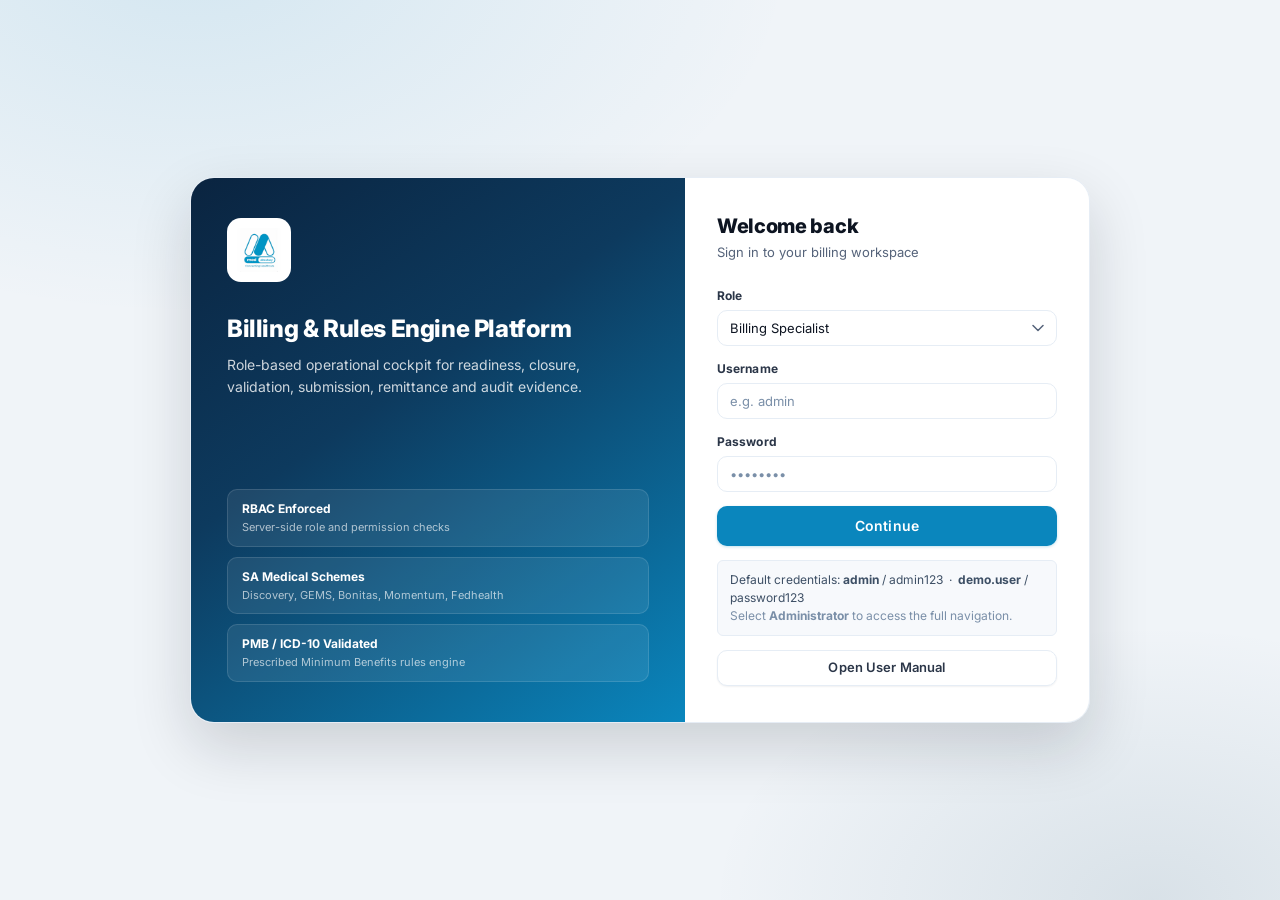
<file: medhealth-ui/index.html>
<!doctype html>
<html lang="en">
<head>
  <meta charset="utf-8" />
  <meta name="viewport" content="width=device-width, initial-scale=1" />
  <meta name="medhealth-api-base" content="/api" />
  <title>MedHealth Billing Platform</title>
  <link rel="stylesheet" href="css/styles.css" />
</head>
<body>
  <div class="login-wrap">
    <div class="login">
      <div class="hero">
        <div>
          <img class="logo" src="assets/MedhealthLogo.png" alt="MedHealth" />
          <h1>Billing &amp; Rules Engine Platform</h1>
          <p>Role-based operational cockpit for readiness, closure, validation, submission, remittance and audit evidence.</p>
        </div>
        <div class="hero-badges">
          <div class="hero-badge">
            <div class="hero-badge-text">
              <span class="hero-badge-title">RBAC Enforced</span>
              <span class="hero-badge-sub">Server-side role and permission checks</span>
            </div>
          </div>
          <div class="hero-badge">
            <div class="hero-badge-text">
              <span class="hero-badge-title">SA Medical Schemes</span>
              <span class="hero-badge-sub">Discovery, GEMS, Bonitas, Momentum, Fedhealth</span>
            </div>
          </div>
          <div class="hero-badge">
            <div class="hero-badge-text">
              <span class="hero-badge-title">PMB / ICD-10 Validated</span>
              <span class="hero-badge-sub">Prescribed Minimum Benefits rules engine</span>
            </div>
          </div>
        </div>
      </div>

      <div class="form">
        <div class="form-header">
          <h2>Welcome back</h2>
          <p>Sign in to your billing workspace</p>
        </div>

        <div class="field">
          <div class="label">Role</div>
          <select id="role" class="input">
            <option>Administrator</option>
            <option selected>Billing Specialist</option>
            <option>Healthcare Provider</option>
            <option>Finance Officer</option>
            <option>Compliance Auditor</option>
          </select>
        </div>

        <div class="field">
          <div class="label">Username</div>
          <input id="user" class="input" placeholder="e.g. admin" autocomplete="username" />
        </div>

        <div class="field">
          <div class="label">Password</div>
          <input type="password" id="pass" class="input" placeholder="••••••••" autocomplete="current-password" />
        </div>

        <button class="btn" id="login" style="width:100%;height:40px;font-size:14px;">Continue</button>

        <div id="login-error" class="login-error"></div>

        <div class="login-hint">
          Default credentials: <strong>admin</strong> / admin123 &nbsp;·&nbsp;
          <strong>demo.user</strong> / password123<br />
          <span style="color:var(--ink-400);">Select <strong>Administrator</strong> to access the full navigation.</span>
        </div>

        <div style="margin-top:14px;">
          <a class="btn secondary" href="manual.html" style="width:100%;justify-content:center;">Open User Manual</a>
        </div>
      </div>
    </div>
  </div>

  <script src="js/api-client.js"></script>
  <script>
    function showLoginError(msg) {
      const el = document.getElementById("login-error");
      if (el) { el.textContent = msg; el.classList.add("visible"); }
    }
    function clearLoginError() {
      const el = document.getElementById("login-error");
      if (el) { el.classList.remove("visible"); el.textContent = ""; }
    }

    document.getElementById("login").addEventListener("click", async () => {
      const username = document.getElementById("user").value.trim();
      const password = document.getElementById("pass").value;
      const role = document.getElementById("role").value;
      const loginBtn = document.getElementById("login");
      clearLoginError();
      if (!username || !password) { showLoginError("Please enter your username and password."); return; }
      loginBtn.disabled = true;
      loginBtn.classList.add("loading");
      try {
        const response = await window.api.login(username, password, role);
        localStorage.setItem("role", response.role);
        location.href = "dashboard.html";
      } catch (error) {
        showLoginError("Sign-in failed: " + error.message);
        loginBtn.disabled = false;
        loginBtn.classList.remove("loading");
      }
    });

    document.getElementById("pass").addEventListener("keydown", e => {
      if (e.key === "Enter") document.getElementById("login").click();
    });
  </script>
</body>
</html>
</file>
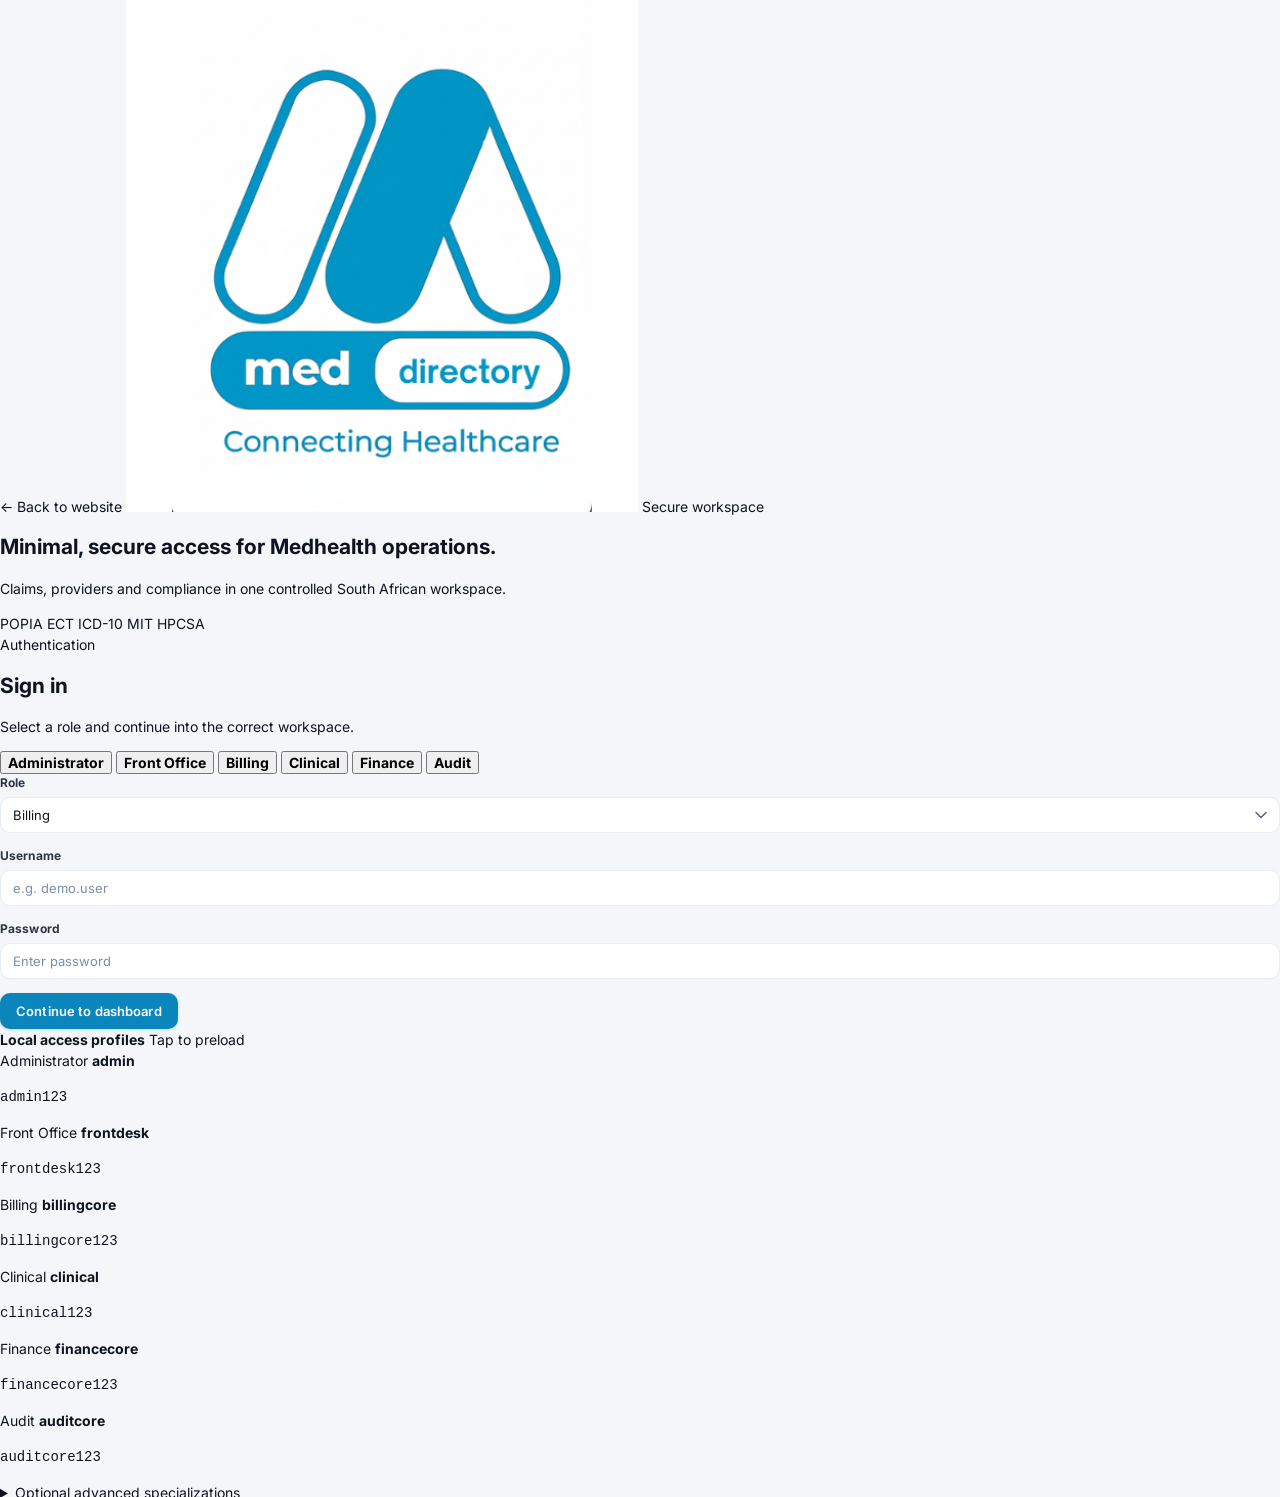
<file: medhealth-ui/audit.html>
<!doctype html>
<html lang="en">
<head>
  <meta charset="utf-8" />
  <meta name="viewport" content="width=device-width, initial-scale=1" />
  <meta name="medhealth-api-base" content="/api" />
  <title>Audit</title>
  <link rel="stylesheet" href="css/styles.css" />
</head>
<body>
  <div class="shell">
    <aside class="sidebar">
      <div class="brand">
        <img src="assets/MedhealthLogo.png" alt="Med Directory" />
        <div class="title">
          <strong>Med Directory</strong>
          <span>Billing and Rules Engine</span>
        </div>
      </div>

      <nav class="nav">
        <a href="dashboard.html" data-module="dashboard">Dashboard</a>
        <a href="patients.html" data-module="patients">Patients</a>
        <a href="providers.html" data-module="providers">Providers</a>
        <a href="claims.html" data-module="claims">Claims</a>
        <a href="payments.html" data-module="payments">Payments</a>
        <a href="reports.html" data-module="reports">Reports <span class="badge">Insights</span></a>
        <a href="audit.html" data-module="audit">Audit</a>
        <a href="users.html" data-module="users">Users</a>
        <a href="settings.html" data-module="settings">Settings</a>
      </nav>

      <div class="footer">
        <div class="kv"><span>Role</span><strong data-role>Billing Specialist</strong></div>
        <div class="kv"><span>Environment</span><strong>Preview UI</strong></div>
        <a class="chip info" href="index.html" style="justify-content:center">Sign out</a>
      </div>
    </aside>

    <main class="main">
      <div class="topbar">
        <div class="h1">
          <h1>Audit</h1>
          <p>Drillable audit events with rule evidence, snapshot hashes, and approvals.</p>
        </div>
        <div class="actions">
          <div class="pill">
            <span class="code">Search</span>
            <input placeholder="Claim ID, member number, batch ref..." />
          </div>
          <button class="btn secondary" data-action="open-api-docs">API Docs</button>
          <button class="btn" data-action="create-new">New</button>
        </div>
      </div>

      
<div class="card">
  <h3>Audit trail</h3>
  <table class="table">
    <thead><tr><th>Action</th><th>Resource</th><th>User</th><th>Timestamp</th><th>Details</th></tr></thead>
    <tbody>
      <tr><td colspan="5" style="text-align:center;color:#999;">Loading audit logs...</td></tr>
    </tbody>
  </table>
</div>

    </main>
  </div>

  <script src="js/api-client.js"></script>
  <script src="js/app.js"></script>
</body>
</html>
</file>
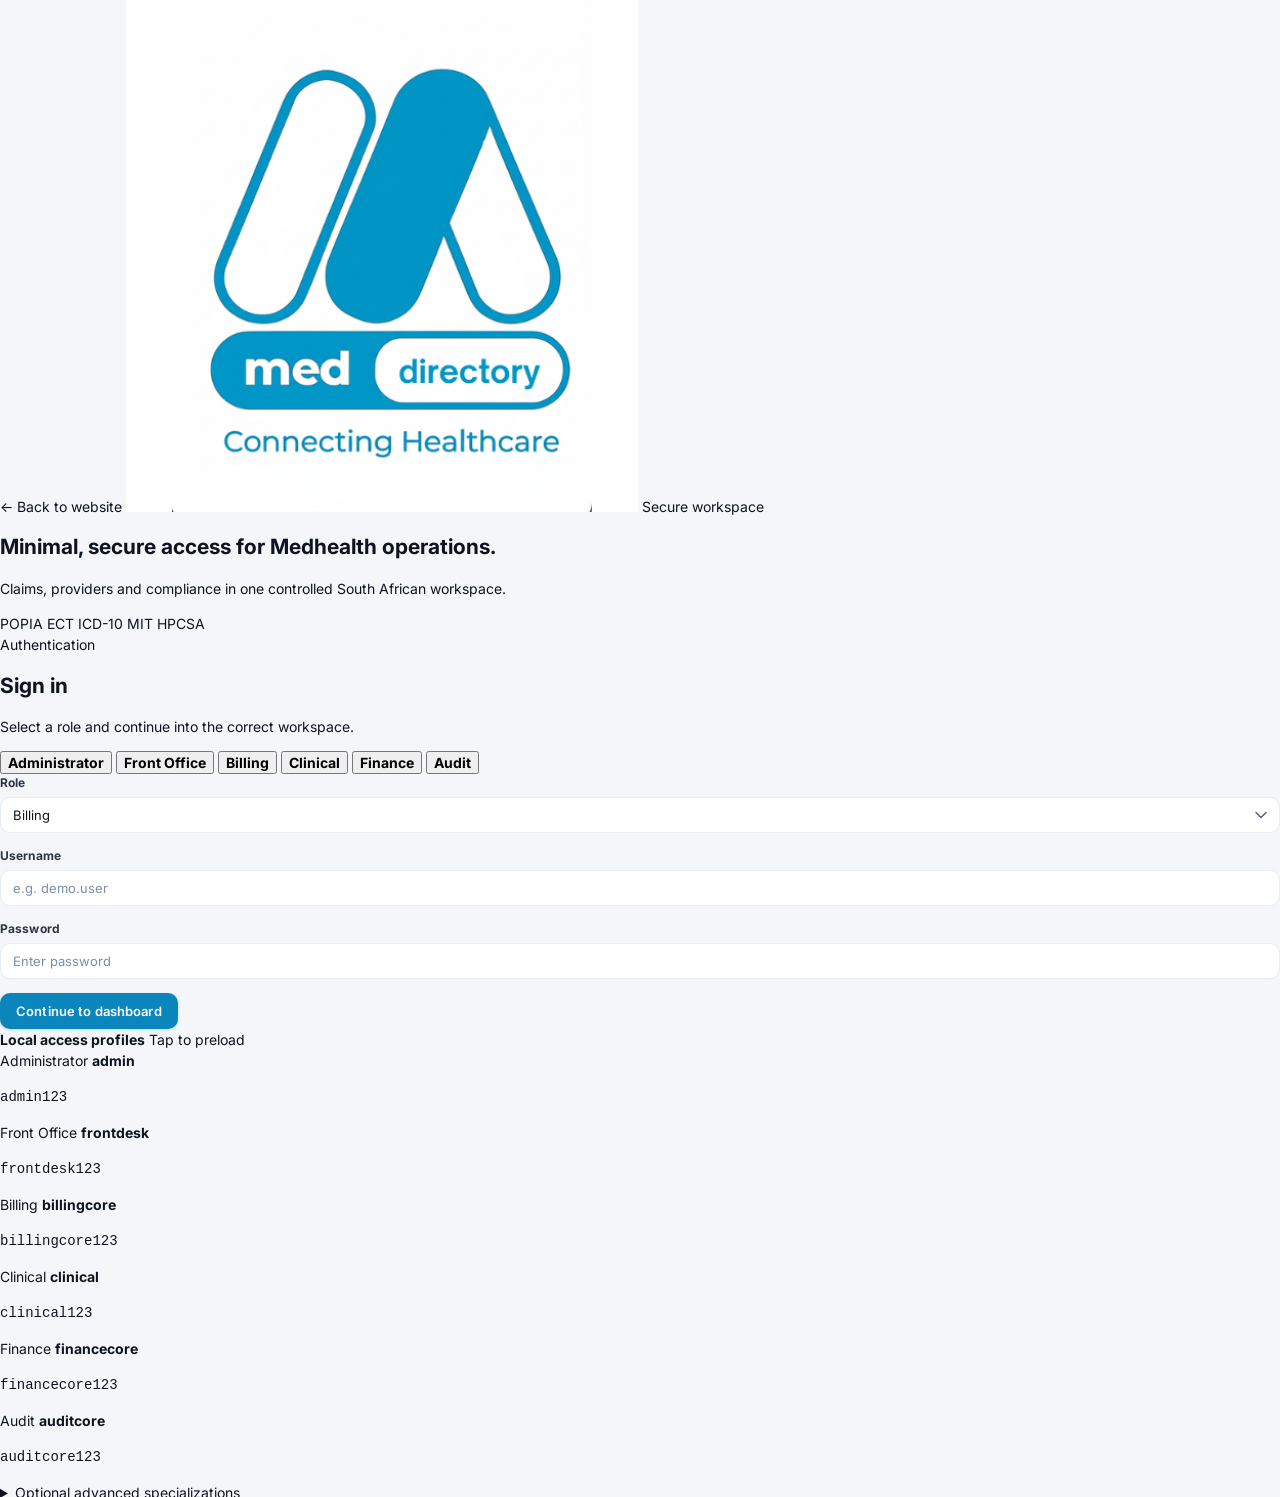
<file: medhealth-ui/claim_detail.html>
<!doctype html>
<html lang="en">
<head>
  <meta charset="utf-8" />
  <meta name="viewport" content="width=device-width, initial-scale=1" />
  <meta name="medhealth-api-base" content="/api" />
  <title>Claim detail</title>
  <link rel="stylesheet" href="css/styles.css" />
</head>
<body>
  <div class="shell">
    <aside class="sidebar">
      <div class="brand">
        <img src="assets/MedhealthLogo.png" alt="Med Directory" />
        <div class="title">
          <strong>Med Directory</strong>
          <span>Billing and Rules Engine</span>
        </div>
      </div>

      <nav class="nav">
        <a href="dashboard.html" data-module="dashboard">Dashboard</a>
        <a href="patients.html" data-module="patients">Patients</a>
        <a href="providers.html" data-module="providers">Providers</a>
        <a href="claims.html" data-module="claims">Claims</a>
        <a href="payments.html" data-module="payments">Payments</a>
        <a href="reports.html" data-module="reports">Reports <span class="badge">Insights</span></a>
        <a href="audit.html" data-module="audit">Audit</a>
        <a href="users.html" data-module="users">Users</a>
        <a href="settings.html" data-module="settings">Settings</a>
      </nav>

      <div class="footer">
        <div class="kv"><span>Role</span><strong data-role>Billing Specialist</strong></div>
        <div class="kv"><span>Environment</span><strong>Preview UI</strong></div>
        <a class="chip info" href="index.html" style="justify-content:center">Sign out</a>
      </div>
    </aside>

    <main class="main">

      <!-- Sticky cockpit header -->
      <div id="cockpit-header" class="cockpit-header">
        <div class="cockpit-id">
          <span class="code" id="claim-number" style="font-size:15px;font-weight:700;">—</span>
          <span class="cockpit-member muted" id="claim-member">—</span>
          <span class="chip" id="claim-status-chip">—</span>
        </div>

        <!-- Section jump nav -->
        <nav class="cockpit-jump-nav" aria-label="Jump to section">
          <button class="cockpit-jump-btn" data-jump-target="lifecycle">Lifecycle</button>
          <button class="cockpit-jump-btn" data-jump-target="diagnoses">Diagnoses</button>
          <button class="cockpit-jump-btn" data-jump-target="line_items">Line items</button>
          <button class="cockpit-jump-btn" data-jump-target="payload-card">Payload</button>
          <button class="cockpit-jump-btn" data-jump-target="submission_tool">Submission</button>
          <button class="cockpit-jump-btn" data-jump-target="attachments">Attachments</button>
          <button class="cockpit-jump-btn" data-jump-target="ai-notes-card">AI Notes</button>
        </nav>

        <div class="cockpit-actions">
          <button class="btn secondary" data-action="evidence-packet">Evidence</button>
          <button class="btn secondary" data-action="view-remittance">Remittance</button>
          <button class="btn secondary" data-action="open-api-docs">API Docs</button>
        </div>
      </div>

      <!-- Two-column cockpit body -->
      <div id="cockpit-body" class="cockpit-body">

        <!-- ── LEFT COLUMN: lifecycle + data entry ── -->
        <div id="cockpit-left" class="cockpit-left">

          <!-- Lifecycle card -->
          <div class="card lifecycle-card" id="lifecycle" data-field="lifecycle">
            <h3>Lifecycle</h3>

            <!-- Readiness stage -->
            <div class="lifecycle-stage">
              <div class="lifecycle-stage-header">
                <span class="lifecycle-stage-name">Readiness</span>
                <span class="chip" id="readiness-status">PENDING</span>
              </div>
              <div id="readiness-banner" class="inline-banner" hidden></div>
              <div class="lifecycle-stage-actions">
                <button class="btn secondary" data-action="readiness-run">Run readiness</button>
              </div>
            </div>

            <!-- Closure stage -->
            <div class="lifecycle-stage">
              <div class="lifecycle-stage-header">
                <span class="lifecycle-stage-name">Closure</span>
                <span class="chip" id="closure-status">PENDING</span>
              </div>
              <div id="closure-banner" class="inline-banner" hidden></div>
              <div class="lifecycle-stage-actions">
                <button class="btn secondary" data-action="closure-confirm">Close file</button>
                <button class="btn secondary" data-action="post-closure-validation">Post-closure validate</button>
                <span class="chip" id="post-closure-status" style="font-size:11px;">—</span>
              </div>
            </div>
          </div>

          <!-- Diagnoses card -->
          <div class="card" id="diagnoses" data-field="diagnoses">
            <div style="display:flex;justify-content:space-between;align-items:flex-start;gap:16px;margin-bottom:10px;">
              <div>
                <h3>Diagnoses</h3>
                <div class="muted">Capture ICD-10, set the primary diagnosis, and rerun readiness.</div>
              </div>
              <button class="btn secondary" type="button" data-action="auto-fix-primary" id="diagnosis-auto-fix" style="display:none;">Auto-fix primary</button>
            </div>
            <div class="grid" style="grid-template-columns: repeat(12, 1fr); gap:10px;">
              <div class="field" style="grid-column: span 5; margin-bottom:0; position:relative;">
                <label class="label" for="diagnosis-search-input">
                  ICD-10 search
                </label>
                <input class="input" id="diagnosis-search-input" autocomplete="off"
                       placeholder="Type code, symptom, or description…" aria-autocomplete="list"
                       aria-controls="icd10-ai-dropdown" aria-expanded="false" role="combobox" />
                <div id="icd10-ai-dropdown" role="listbox" aria-label="ICD-10 suggestions"
                     style="display:none;position:absolute;top:100%;left:0;right:0;z-index:200;
                            background:var(--surface-0,#fff);border:1px solid var(--line-200);
                            border-radius:10px;box-shadow:0 8px 24px rgba(0,0,0,.12);
                            max-height:320px;overflow-y:auto;margin-top:3px;"></div>
              </div>
              <div class="field" style="grid-column: span 3; margin-bottom:0;">
                <label class="label" for="diagnosis-type-input">Diagnosis role</label>
                <select class="input" id="diagnosis-type-input">
                  <option value="PRIMARY">Primary</option>
                  <option value="SECONDARY">Secondary</option>
                </select>
              </div>
              <div class="field" style="grid-column: span 2; margin-bottom:0;">
                <label class="label" for="diagnosis-source-input">Source</label>
                <input class="input" id="diagnosis-source-input" value="UserEntry" />
              </div>
              <div class="field" style="grid-column: span 2; margin-bottom:0; justify-content:end;">
                <label class="label" for="diagnosis-add-btn">Action</label>
                <button class="btn" type="button" data-action="add-diagnosis" id="diagnosis-add-btn">Add</button>
              </div>
            </div>
            <div id="diagnosis-feedback" class="muted" style="margin-top:10px;"></div>
            <div id="diagnoses-list" style="margin-top:12px;"></div>
          </div>

          <!-- Line items card -->
          <div class="card" id="line_items" data-field="line_items">
            <div style="display:flex;justify-content:space-between;align-items:flex-start;gap:16px;margin-bottom:10px;">
              <div>
                <h3>Line items and diagnosis linkage</h3>
                <div class="muted">Resolve post-closure diagnosis linkage warnings directly on each billed line.</div>
              </div>
            </div>
            <div class="grid" style="grid-template-columns: repeat(12, 1fr); gap:10px; margin-bottom:12px;">
              <div class="field" style="grid-column: span 6; margin-bottom:0;">
                <label class="label" for="line-diagnosis-bulk-select">Apply diagnoses to selected lines</label>
                <select class="input" id="line-diagnosis-bulk-select" multiple size="4"></select>
              </div>
              <div class="field" style="grid-column: span 3; margin-bottom:0; justify-content:end;">
                <label class="label" for="line-diagnosis-apply-btn">Bulk action</label>
                <button class="btn" type="button" data-action="apply-line-diagnosis-links" id="line-diagnosis-apply-btn">Apply to selected lines</button>
              </div>
              <div class="field" style="grid-column: span 3; margin-bottom:0;">
                <label class="label" for="line-diagnosis-auto-btn">Automation</label>
                <button class="btn secondary" type="button" data-action="auto-link-line-diagnosis-links" id="line-diagnosis-auto-btn">Auto-link missing lines</button>
              </div>
            </div>
            <div id="line-items-feedback" class="muted" style="margin-bottom:10px;"></div>
            <div id="line-items-list"></div>
          </div>

          <!-- Attachments card -->
          <div class="card" id="attachments" data-field="attachments">
            <div style="display:flex;justify-content:space-between;align-items:flex-start;gap:16px;margin-bottom:10px;">
              <div>
                <h3>Attachments</h3>
                <div class="muted">Evidence documents required for PMB and post-closure validation.</div>
              </div>
              <div class="row-actions">
                <button class="btn secondary" type="button" data-action="add-attachment">Add document</button>
                <button class="chip" type="button" data-action="mark-attachment-provided">Mark provided</button>
              </div>
            </div>
            <div id="attachment-requirements" style="margin-bottom:10px;"></div>
            <div id="attachments-feedback" class="muted" style="margin-bottom:8px;"></div>
            <div id="attachments-list"></div>
          </div>

          <!-- Canonical payload card -->
          <div class="card" id="payload-card">
            <div style="display:flex;justify-content:space-between;align-items:center;margin-bottom:12px;">
              <h3 style="margin:0;">Canonical payload</h3>
              <div class="row-actions">
                <button class="btn secondary" type="button" data-action="build-payload">Build payload</button>
                <button class="chip info" type="button" data-action="copy-canonical-json">Copy JSON</button>
              </div>
            </div>
            <div id="payload-banner" class="inline-banner" hidden></div>
            <div id="payload-preview" style="display:grid;gap:10px;"></div>
            <!-- View JSON toggle -->
            <details style="margin-top:12px;">
              <summary class="chip" style="cursor:pointer;font-size:12px;">View raw JSON</summary>
              <div style="margin-top:8px;">
                <pre id="payload-raw-json" style="max-height:260px;overflow:auto;font-size:11px;"></pre>
              </div>
            </details>
          </div>

          <!-- Submission tool card -->
          <div class="card" id="submission_tool" data-field="submission_tool">
            <h3>Submission tool</h3>

            <!-- Stepper -->
            <div class="submission-stepper" id="submission-stepper" role="list" aria-label="Submission workflow stages">
              <div class="stepper-step" data-step="readiness" data-state="idle" role="listitem">
                <div class="stepper-indicator"><span class="stepper-num">1</span></div>
                <span class="stepper-label">Readiness</span>
              </div>
              <div class="stepper-connector" aria-hidden="true"></div>
              <div class="stepper-step" data-step="closure" data-state="idle" role="listitem">
                <div class="stepper-indicator"><span class="stepper-num">2</span></div>
                <span class="stepper-label">Closure</span>
              </div>
              <div class="stepper-connector" aria-hidden="true"></div>
              <div class="stepper-step" data-step="postclosure" data-state="idle" role="listitem">
                <div class="stepper-indicator"><span class="stepper-num">3</span></div>
                <span class="stepper-label">Validation</span>
              </div>
              <div class="stepper-connector" aria-hidden="true"></div>
              <div class="stepper-step" data-step="generate" data-state="idle" role="listitem">
                <div class="stepper-indicator"><span class="stepper-num">4</span></div>
                <span class="stepper-label">Generate</span>
              </div>
              <div class="stepper-connector" aria-hidden="true"></div>
              <div class="stepper-step" data-step="validate" data-state="idle" role="listitem">
                <div class="stepper-indicator"><span class="stepper-num">5</span></div>
                <span class="stepper-label">Validate</span>
              </div>
              <div class="stepper-connector" aria-hidden="true"></div>
              <div class="stepper-step" data-step="submit" data-state="idle" role="listitem">
                <div class="stepper-indicator"><span class="stepper-num">6</span></div>
                <span class="stepper-label">Submit</span>
              </div>
              <div class="stepper-connector" aria-hidden="true"></div>
              <div class="stepper-step" data-step="response" data-state="idle" role="listitem">
                <div class="stepper-indicator"><span class="stepper-num">7</span></div>
                <span class="stepper-label">Response</span>
              </div>
            </div>

            <!-- Status card -->
            <div class="edi-status-card" id="edi-status-card">
              <div id="edi-feedback" class="muted">Generate an EDI artifact to validate, export, or submit.</div>
              <div id="edi-artifact-info" style="display:none;margin-top:8px;" class="drawer-grid">
                <div class="mini-card">
                  <strong>Artifact</strong>
                  <span class="code" id="edi-artifact-id">—</span>
                </div>
                <div class="mini-card">
                  <strong>Validation</strong>
                  <span class="chip" id="edi-validation-chip">—</span>
                </div>
              </div>
              <div class="field" style="margin:10px 0 0 0;">
                <label class="label" for="edi-idempotency-key">Idempotency key</label>
                <input class="input" id="edi-idempotency-key" placeholder="Auto-suggested on generate" />
              </div>
              <div id="edi-error-banner" class="inline-banner" hidden></div>
            </div>

            <!-- Action buttons -->
            <div class="edi-actions">
              <button class="btn secondary" type="button" data-action="generate-edi">Generate EDI</button>
              <button class="btn secondary" type="button" data-action="validate-edi">Validate EDI</button>
              <button class="btn secondary" type="button" data-action="download-edi">Download EDI</button>
              <button class="btn" type="button" data-action="submit-edi-switch" id="submit-edi-btn" disabled>Submit via Switch</button>
            </div>

            <!-- Transport timeline -->
            <div style="margin-top:16px;">
              <div style="display:flex;justify-content:space-between;align-items:center;margin-bottom:8px;gap:10px;flex-wrap:wrap;">
                <h4 style="margin:0;font-size:13px;">Transport timeline</h4>
                <select class="input" id="transport-filter" style="padding:4px 8px;font-size:12px;width:auto;">
                  <option value="">All events</option>
                  <option value="GENERATED">Generated</option>
                  <option value="VALIDATED">Validated</option>
                  <option value="QUEUED">Queued</option>
                  <option value="SENT">Sent</option>
                  <option value="RESPONSE">Response</option>
                </select>
              </div>
              <div id="transport-log-timeline" class="muted">No transport events yet.</div>
            </div>

            <!-- Raw EDI (secondary) -->
            <details style="margin-top:12px;">
              <summary class="chip" style="cursor:pointer;font-size:12px;">View raw EDI</summary>
              <div style="margin-top:8px;display:flex;flex-direction:column;gap:8px;">
                <button class="chip info" style="align-self:flex-start;" type="button" onclick="navigator.clipboard.writeText(document.getElementById('edi-preview')?.textContent||'').then(()=>window.showToast&&window.showToast('EDI copied','success',{title:'Copied',duration:2000}))">Copy EDI</button>
                <pre id="edi-preview" style="max-height:220px;overflow:auto;font-size:11px;">No EDI artifact generated yet.</pre>
              </div>
            </details>
          </div>

          <!-- AI Notes card -->
          <div class="card" id="ai-notes-card">
            <div style="display:flex;justify-content:space-between;align-items:center;margin-bottom:10px;">
              <div>
                <h3 style="margin:0;">Clinical Notes</h3>
                <div class="muted" style="font-size:12px;margin-top:2px;">Clinical notes visible on the patient profile.</div>
              </div>
              <div style="display:flex;gap:6px;">
                <button class="btn secondary" type="button" data-action="generate-ai-note">Draft note</button>
                <button class="btn" type="button" data-action="save-ai-note">Save note</button>
              </div>
            </div>
            <div id="ai-note-banner" class="inline-banner" hidden></div>
            <textarea id="ai-note-textarea" class="input" rows="6"
              style="width:100%;resize:vertical;font-size:12px;line-height:1.6;font-family:inherit;"
              placeholder="Click 'Draft note' to prefill from claim data, or type a note manually…"></textarea>
            <div style="margin-top:6px;display:flex;align-items:center;gap:8px;flex-wrap:wrap;">
              <span id="ai-note-saved-at" class="muted" style="font-size:11px;"></span>
            </div>
          </div>

        </div><!-- /cockpit-left -->

        <!-- ── RIGHT COLUMN: context sidebar ── -->
        <div id="cockpit-right" class="cockpit-right">

          <!-- Claim summary -->
          <div class="card summary-card">
            <h3>Claim summary</h3>
            <div class="panel">
              <div class="kv"><span>Claim ID</span><strong class="code" id="claim-number-r">—</strong></div>
              <div class="kv"><span>Member</span><strong id="claim-member-r">—</strong></div>
              <div class="kv"><span>Status</span><strong><span class="chip" id="claim-status-r">—</span></strong></div>
              <div class="kv"><span>Created</span><strong id="claim-created-at" class="muted">—</strong></div>
              <div class="kv"><span>Version</span><strong id="claim-version" class="muted">—</strong></div>
            </div>
          </div>

          <!-- PMB & Costing -->
          <div class="card">
            <h3>PMB &amp; Costing Preview</h3>
            <div id="claim-pmb-summary" class="muted">Run readiness to load PMB identification, routing, and costing preview.</div>
          </div>

          <div class="card role-progress-panel" id="roleProgressPanel" style="display:none;">
            <h3>Task ownership</h3>
            <div class="role-history">
              <div class="role-item">
                <span class="label">Current owner</span>
                <span class="value" id="currentRoleOwner">-</span>
              </div>
              <div class="role-item">
                <span class="label">Support roles</span>
                <span class="value" id="supportRoles">-</span>
              </div>
              <div class="role-item">
                <span class="label">Last completed</span>
                <span class="value" id="lastCompletedRole">-</span>
              </div>
              <div class="role-item">
                <span class="label">Next action</span>
                <span class="value" id="claimNextAction">-</span>
              </div>
              <div class="role-item">
                <span class="label">Eligible next</span>
                <span class="value" id="eligibleRoles">-</span>
              </div>
            </div>
            <div id="roleActionHistory" class="role-action-history"></div>
            <div id="stateProgression" class="state-progression"></div>
          </div>

          <div class="card onboarding-panel" id="onboardingPanel" style="display:none;">
            <h3>Onboarding status</h3>
            <div id="onboardingStatus" class="onboarding-status">
              <span class="label">Provider onboarding</span>
              <span class="value" id="providerOnboardingStatus">-</span>
            </div>
            <div id="onboardingBlockers" class="onboarding-blockers"></div>
            <div id="onboardingActions" class="onboarding-actions"></div>
          </div>

          <!-- Attachments summary -->
          <div class="card" id="attachments-summary-card">
            <div style="margin-bottom:8px;">
              <h3 style="margin:0;">Attachments</h3>
            </div>
            <div id="attachments-summary" class="muted">Loading attachments…</div>
          </div>

          <!-- Quick audit -->
          <div class="card">
            <div style="display:flex;justify-content:space-between;align-items:center;margin-bottom:10px;">
              <h3 style="margin:0;">Recent activity</h3>
              <a class="chip info" href="audit.html">All events</a>
            </div>
            <div id="quick-audit-list" class="muted">—</div>
          </div>

        </div><!-- /cockpit-right -->

      </div><!-- /cockpit-body -->

    </main>
  </div>

  <script src="js/api-client.js"></script>
  <script src="js/app.js"></script>
</body>
</html>
</file>
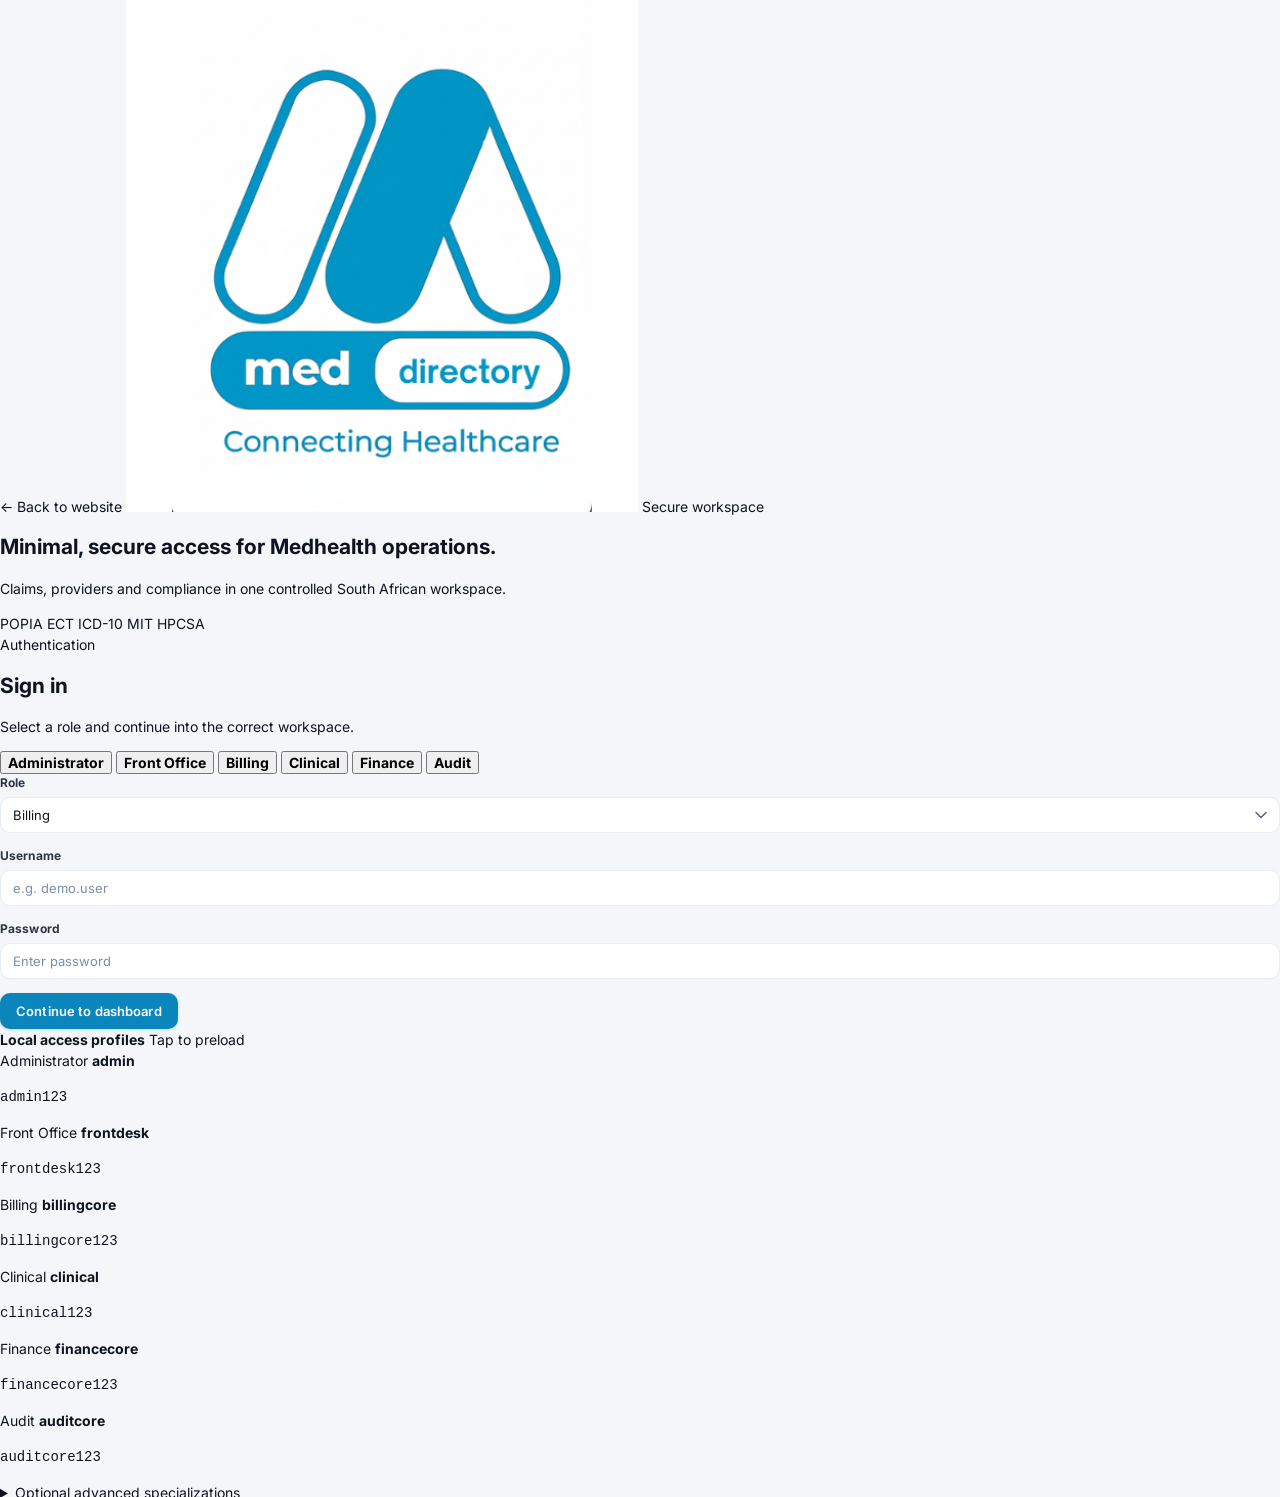
<file: medhealth-ui/claims.html>
<!doctype html>
<html lang="en">
<head>
  <meta charset="utf-8" />
  <meta name="viewport" content="width=device-width, initial-scale=1" />
  <meta name="medhealth-api-base" content="/api" />
  <title>Claims</title>
  <link rel="stylesheet" href="css/styles.css" />
</head>
<body>
  <div class="shell">
    <aside class="sidebar">
      <div class="brand">
        <img src="assets/MedhealthLogo.png" alt="Med Directory" />
        <div class="title">
          <strong>Med Directory</strong>
          <span>Billing and Rules Engine</span>
        </div>
      </div>

      <nav class="nav">
        <a href="dashboard.html" data-module="dashboard">Dashboard</a>
        <a href="patients.html" data-module="patients">Patients</a>
        <a href="providers.html" data-module="providers">Providers</a>
        <a href="claims.html" data-module="claims">Claims</a>
        <a href="payments.html" data-module="payments">Payments</a>
        <a href="reports.html" data-module="reports">Reports <span class="badge">Insights</span></a>
        <a href="audit.html" data-module="audit">Audit</a>
        <a href="users.html" data-module="users">Users</a>
        <a href="settings.html" data-module="settings">Settings</a>
      </nav>

      <div class="footer">
        <div class="kv"><span>Role</span><strong data-role>Billing Specialist</strong></div>
        <div class="kv"><span>Environment</span><strong>Preview UI</strong></div>
        <a class="chip info" href="index.html" style="justify-content:center">Sign out</a>
      </div>
    </aside>

    <main class="main">
      <div class="topbar">
        <div class="h1">
          <h1>Claims</h1>
          <p>Readiness, closure, validation, submission, and evidence packet access.</p>
        </div>
        <div id="connection-status-pill" data-status="up" title="API Connection Status">✓</div>
        <span id="connection-status-label" style="display:none">API OK</span>
        <div class="actions">
          <div class="pill">
            <span class="code">Search</span>
            <input id="claims-search" placeholder="Claim number, member, scheme…" style="min-width:200px;" />
          </div>
          <button class="btn secondary" data-action="export-claims-csv">Export CSV</button>
          <button class="btn secondary" data-action="open-api-docs">API Docs</button>
          <button class="btn" data-action="create-new">New Claim</button>
        </div>
      </div>

      <div class="card" style="padding-bottom:0;">
        <div style="display:flex;justify-content:space-between;align-items:center;margin-bottom:10px;">
          <h3 style="margin:0;">Claims list</h3>
          <span class="chip" id="claims-count">—</span>
        </div>
        <!-- Status filter tabs -->
        <div id="claims-tabs" style="display:flex;gap:4px;border-bottom:1px solid var(--line-200);margin:0 -20px;padding:0 20px;">
          <button class="chip info" data-claim-tab="all" style="border-radius:6px 6px 0 0;">All</button>
          <button class="chip" data-claim-tab="draft" style="border-radius:6px 6px 0 0;">Draft</button>
          <button class="chip" data-claim-tab="blocked" style="border-radius:6px 6px 0 0;">Blocked</button>
          <button class="chip" data-claim-tab="submitted" style="border-radius:6px 6px 0 0;">Submitted</button>
          <button class="chip" data-claim-tab="closed" style="border-radius:6px 6px 0 0;">Closed</button>
          <button class="chip" data-claim-tab="reconciled" style="border-radius:6px 6px 0 0;">Reconciled</button>
          <button class="chip" data-claim-tab="rejected" style="border-radius:6px 6px 0 0;">Rejected</button>
        </div>
      </div>

      <div class="card">
        <table class="table">
          <thead>
            <tr><th>Claim</th><th>Member</th><th>Scheme</th><th>Status</th><th>Service Date</th><th>Actions</th></tr>
          </thead>
          <tbody id="claims-tbody">
            <tr><td colspan="6" style="text-align:center;color:#999;">Loading claims…</td></tr>
          </tbody>
        </table>
      </div>
    
    </main>
  </div>

  <script src="js/api-client.js"></script>
  <script src="js/app.js"></script>
</body>
</html>
</file>
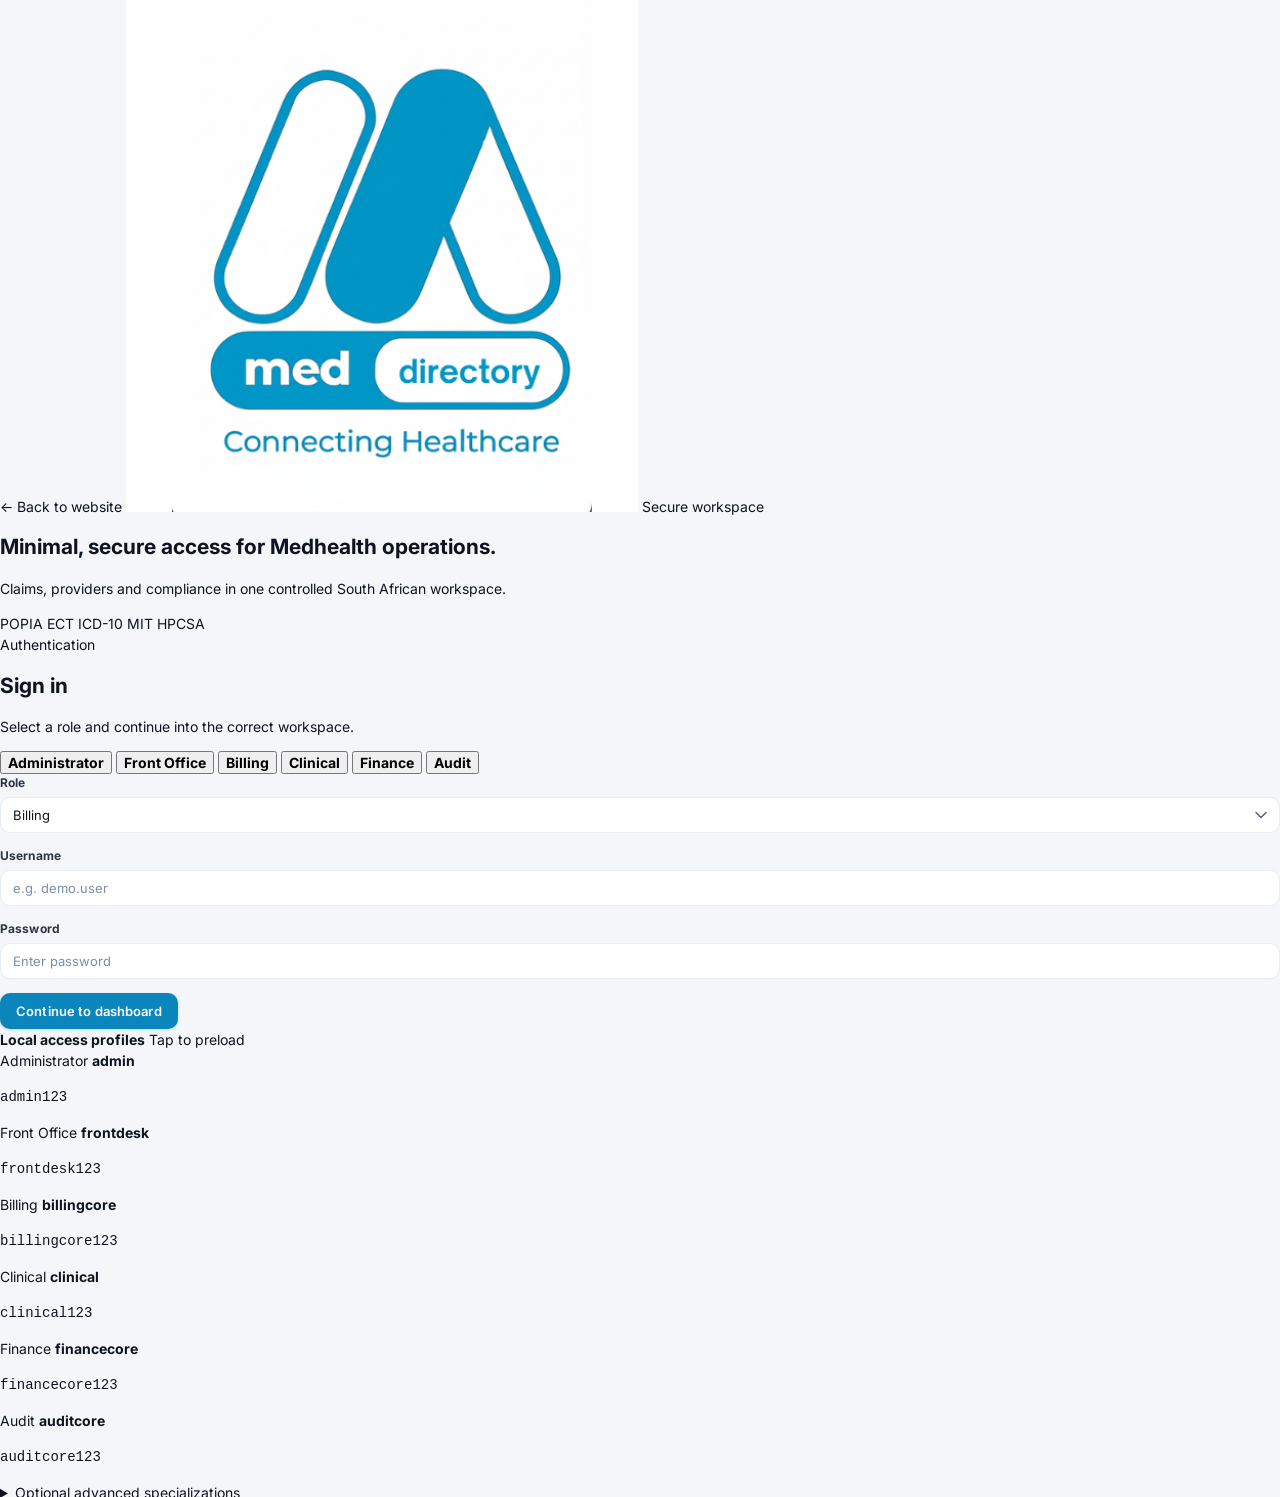
<file: medhealth-ui/login.html>
<!doctype html>
<html lang="en">
<head>
  <meta charset="utf-8" />
  <meta name="viewport" content="width=device-width, initial-scale=1" />
  <title>Medhealth South Africa | Secure Login</title>
  <link rel="stylesheet" href="css/styles.css" />
</head>
<body class="login-page-body">
  <div class="landing-orb landing-orb-three"></div>
  <div class="landing-orb landing-orb-four"></div>
  <div class="landing-gridlines"></div>

  <div class="login-page-shell login-page-shell-elite">
    <aside class="login-showcase">
      <div class="login-showcase-card login-showcase-card-elite">
        <a class="login-back-link" href="index.html">&larr; Back to website</a>
        <img class="logo" src="assets/MedhealthLogo.png" alt="Medhealth South Africa" />
        <span class="landing-kicker">Secure workspace</span>
        <h1>Minimal, secure access for Medhealth operations.</h1>
        <p>Claims, providers and compliance in one controlled South African workspace.</p>

        <div class="login-trust-strip">
          <span>POPIA</span>
          <span>ECT</span>
          <span>ICD-10 MIT</span>
          <span>HPCSA</span>
        </div>
      </div>
    </aside>

    <main class="login-workspace">
      <section class="login-panel-modern login-panel-modern-elite">
        <div class="login-panel-head">
          <span>Authentication</span>
          <h2>Sign in</h2>
          <p>Select a role and continue into the correct workspace.</p>
        </div>

        <div class="login-role-directory">
          <button type="button" class="login-role-tile" data-login-role="Administrator"><strong>Administrator</strong></button>
          <button type="button" class="login-role-tile" data-login-role="Front Office"><strong>Front Office</strong></button>
          <button type="button" class="login-role-tile is-active" data-login-role="Billing"><strong>Billing</strong></button>
          <button type="button" class="login-role-tile" data-login-role="Clinical"><strong>Clinical</strong></button>
          <button type="button" class="login-role-tile" data-login-role="Finance"><strong>Finance</strong></button>
          <button type="button" class="login-role-tile" data-login-role="Audit"><strong>Audit</strong></button>
        </div>

        <div class="login-form-grid">
          <div class="login-form-stack">
            <div class="field">
              <div class="label">Role</div>
              <select id="role" class="input">
                <option>Administrator</option>
                <option>Front Office</option>
                <option selected>Billing</option>
                <option>Clinical</option>
                <option>Finance</option>
                <option>Audit</option>
              </select>
            </div>
            <div class="field">
              <div class="label">Username</div>
              <input id="user" class="input" placeholder="e.g. demo.user" />
            </div>
            <div class="field">
              <div class="label">Password</div>
              <input type="password" id="pass" class="input" placeholder="Enter password" />
            </div>
            <button class="btn login-submit" id="login">Continue to dashboard</button>
            <div id="login-error" class="login-error"></div>
          </div>

          <div class="seeded-access seeded-access-elite">
            <div class="seeded-access-head">
              <strong>Local access profiles</strong>
              <span>Tap to preload</span>
            </div>
            <div class="seeded-access-grid">
              <article class="seeded-access-card" data-seed-user="admin" data-seed-pass="admin123" data-seed-role="Administrator">
                <span>Administrator</span>
                <strong>admin</strong>
                <p><code>admin123</code></p>
              </article>
              <article class="seeded-access-card" data-seed-user="frontdesk" data-seed-pass="frontdesk123" data-seed-role="Front Office">
                <span>Front Office</span>
                <strong>frontdesk</strong>
                <p><code>frontdesk123</code></p>
              </article>
              <article class="seeded-access-card" data-seed-user="billingcore" data-seed-pass="billingcore123" data-seed-role="Billing">
                <span>Billing</span>
                <strong>billingcore</strong>
                <p><code>billingcore123</code></p>
              </article>
              <article class="seeded-access-card" data-seed-user="clinical" data-seed-pass="clinical123" data-seed-role="Clinical">
                <span>Clinical</span>
                <strong>clinical</strong>
                <p><code>clinical123</code></p>
              </article>
              <article class="seeded-access-card" data-seed-user="financecore" data-seed-pass="financecore123" data-seed-role="Finance">
                <span>Finance</span>
                <strong>financecore</strong>
                <p><code>financecore123</code></p>
              </article>
              <article class="seeded-access-card" data-seed-user="auditcore" data-seed-pass="auditcore123" data-seed-role="Audit">
                <span>Audit</span>
                <strong>auditcore</strong>
                <p><code>auditcore123</code></p>
              </article>
            </div>
            <details class="seeded-access-advanced">
              <summary>Optional advanced specializations</summary>
              <div class="seeded-access-grid">
              <article class="seeded-access-card" data-seed-user="manager" data-seed-pass="manager123" data-seed-role="Practice Manager">
                <span>Practice Manager</span>
                <strong>manager</strong>
                <p><code>manager123</code></p>
              </article>
              <article class="seeded-access-card" data-seed-user="bureau" data-seed-pass="bureau123" data-seed-role="Bureau Manager">
                <span>Bureau Manager</span>
                <strong>bureau</strong>
                <p><code>bureau123</code></p>
              </article>
              <article class="seeded-access-card" data-seed-user="reception" data-seed-pass="reception123" data-seed-role="Reception / Patient Access">
                <span>Reception / Patient Access</span>
                <strong>reception</strong>
                <p><code>reception123</code></p>
              </article>
              <article class="seeded-access-card" data-seed-user="demo.user" data-seed-pass="password123" data-seed-role="Billing Specialist">
                <span>Billing Specialist</span>
                <strong>demo.user</strong>
                <p><code>password123</code></p>
              </article>
              <article class="seeded-access-card" data-seed-user="billing" data-seed-pass="billing123" data-seed-role="Billing Specialist">
                <span>Billing Specialist</span>
                <strong>billing</strong>
                <p><code>billing123</code></p>
              </article>
              <article class="seeded-access-card" data-seed-user="coder" data-seed-pass="coder123" data-seed-role="Clinical Coder">
                <span>Clinical Coder</span>
                <strong>coder</strong>
                <p><code>coder123</code></p>
              </article>
              <article class="seeded-access-card" data-seed-user="authz" data-seed-pass="authz123" data-seed-role="Authorisations Coordinator">
                <span>Authorisations Coordinator</span>
                <strong>authz</strong>
                <p><code>authz123</code></p>
              </article>
              <article class="seeded-access-card" data-seed-user="provider" data-seed-pass="provider123" data-seed-role="Healthcare Provider">
                <span>Healthcare Provider</span>
                <strong>provider</strong>
                <p><code>provider123</code></p>
              </article>
              <article class="seeded-access-card" data-seed-user="finance" data-seed-pass="finance123" data-seed-role="Finance Officer">
                <span>Finance Officer</span>
                <strong>finance</strong>
                <p><code>finance123</code></p>
              </article>
              <article class="seeded-access-card" data-seed-user="recon" data-seed-pass="recon123" data-seed-role="Reconciliation Specialist">
                <span>Reconciliation Specialist</span>
                <strong>recon</strong>
                <p><code>recon123</code></p>
              </article>
              <article class="seeded-access-card" data-seed-user="debtors" data-seed-pass="debtors123" data-seed-role="Credit Controller">
                <span>Credit Controller</span>
                <strong>debtors</strong>
                <p><code>debtors123</code></p>
              </article>
              <article class="seeded-access-card" data-seed-user="auditor" data-seed-pass="auditor123" data-seed-role="Compliance Auditor">
                <span>Compliance Auditor</span>
                <strong>auditor</strong>
                <p><code>auditor123</code></p>
              </article>
              </div>
            </details>
            </div>
          </div>
        </div>
      </section>
    </main>
  </div>

  <script src="js/api-client.js"></script>
  <script>
    function showLoginError(message) {
      const el = document.getElementById("login-error");
      el.textContent = message;
      el.style.display = "block";
    }

    function clearLoginError() {
      const el = document.getElementById("login-error");
      el.textContent = "";
      el.style.display = "none";
    }

    function syncRoleSelection(role) {
      document.getElementById("role").value = role;
      document.querySelectorAll("[data-login-role]").forEach((tile) => {
        tile.classList.toggle("is-active", tile.dataset.loginRole === role);
      });
    }

    async function submitLogin() {
      const username = document.getElementById("user").value.trim();
      const password = document.getElementById("pass").value;
      const role = document.getElementById("role").value;
      const loginBtn = document.getElementById("login");

      clearLoginError();
      if (!username || !password) {
        showLoginError("Please enter both username and password.");
        return;
      }

      loginBtn.disabled = true;
      loginBtn.textContent = "Authenticating...";
      try {
        const api = window.api || (window.BillingAPI ? (window.api = new window.BillingAPI()) : null);
        if (!api) {
          throw new Error("API client did not load. Refresh the page and confirm js/api-client.js is reachable.");
        }
        const response = await api.login(username, password, role);
        localStorage.setItem("role", response.role);
        location.href = "dashboard.html";
      } catch (error) {
        showLoginError("Authentication failed: " + error.message);
      } finally {
        loginBtn.disabled = false;
        loginBtn.textContent = "Continue to dashboard";
      }
    }

    document.getElementById("login").addEventListener("click", submitLogin);
    document.getElementById("role").addEventListener("change", (event) => syncRoleSelection(event.target.value));
    document.getElementById("pass").addEventListener("keydown", (event) => {
      if (event.key === "Enter") submitLogin();
    });

    document.querySelectorAll("[data-login-role]").forEach((tile) => {
      tile.addEventListener("click", () => {
        syncRoleSelection(tile.dataset.loginRole);
        clearLoginError();
      });
    });

    document.querySelectorAll("[data-seed-user]").forEach((card) => {
      card.addEventListener("click", () => {
        document.getElementById("user").value = card.dataset.seedUser;
        document.getElementById("pass").value = card.dataset.seedPass;
        syncRoleSelection(card.dataset.seedRole);
        clearLoginError();
      });
    });

    syncRoleSelection(document.getElementById("role").value);
  </script>
</body>
</html>
</file>
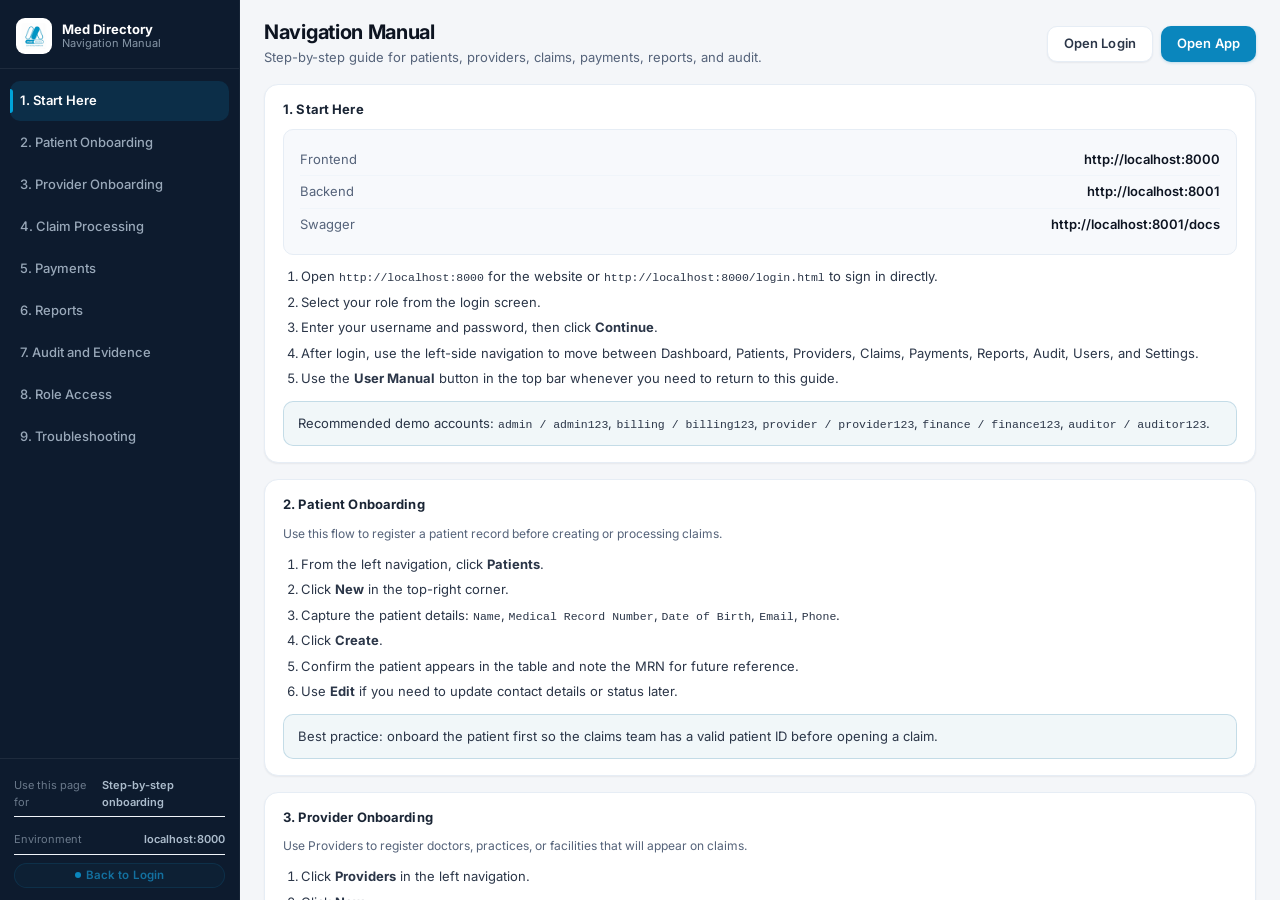
<file: medhealth-ui/manual.html>
<!doctype html>
<html lang="en">
<head>
  <meta charset="utf-8" />
  <meta name="viewport" content="width=device-width, initial-scale=1" />
  <meta name="medhealth-api-base" content="/api" />
  <title>Med Directory Billing Platform | Navigation Manual</title>
  <link rel="stylesheet" href="css/styles.css" />
</head>
<body>
  <div class="shell">
    <aside class="sidebar">
      <div class="brand">
        <img src="assets/MedhealthLogo.png" alt="Med Directory" />
        <div class="title">
          <strong>Med Directory</strong>
          <span>Navigation Manual</span>
        </div>
      </div>

      <nav class="nav">
        <a href="#start" class="active">1. Start Here</a>
        <a href="#patients">2. Patient Onboarding</a>
        <a href="#providers">3. Provider Onboarding</a>
        <a href="#claims">4. Claim Processing</a>
        <a href="#payments">5. Payments</a>
        <a href="#reports">6. Reports</a>
        <a href="#audit">7. Audit and Evidence</a>
        <a href="#roles">8. Role Access</a>
        <a href="#troubleshooting">9. Troubleshooting</a>
      </nav>

      <div class="footer">
        <div class="kv"><span>Use this page for</span><strong>Step-by-step onboarding</strong></div>
        <div class="kv"><span>Environment</span><strong>localhost:8000</strong></div>
        <a class="chip info" href="login.html" style="justify-content:center">Back to Login</a>
      </div>
    </aside>

    <main class="main">
      <div class="topbar">
        <div class="h1">
          <h1>Navigation Manual</h1>
          <p>Step-by-step guide for patients, providers, claims, payments, reports, and audit.</p>
        </div>
        <div class="actions">
          <a class="btn secondary" href="login.html">Open Login</a>
          <a class="btn" href="dashboard.html">Open App</a>
        </div>
      </div>

      <div class="card" id="start">
        <h3>1. Start Here</h3>
        <div class="panel">
          <div class="kv"><span>Frontend</span><strong>http://localhost:8000</strong></div>
          <div class="kv"><span>Backend</span><strong>http://localhost:8001</strong></div>
          <div class="kv"><span>Swagger</span><strong>http://localhost:8001/docs</strong></div>
        </div>
        <ol class="manual-steps">
          <li>Open <span class="code">http://localhost:8000</span> for the website or <span class="code">http://localhost:8000/login.html</span> to sign in directly.</li>
          <li>Select your role from the login screen.</li>
          <li>Enter your username and password, then click <strong>Continue</strong>.</li>
          <li>After login, use the left-side navigation to move between Dashboard, Patients, Providers, Claims, Payments, Reports, Audit, Users, and Settings.</li>
          <li>Use the <strong>User Manual</strong> button in the top bar whenever you need to return to this guide.</li>
        </ol>
        <div class="manual-note">
          Recommended demo accounts:
          <span class="code">admin / admin123</span>,
          <span class="code">billing / billing123</span>,
          <span class="code">provider / provider123</span>,
          <span class="code">finance / finance123</span>,
          <span class="code">auditor / auditor123</span>.
        </div>
      </div>

      <div class="card" id="patients">
        <h3>2. Patient Onboarding</h3>
        <p class="muted">Use this flow to register a patient record before creating or processing claims.</p>
        <ol class="manual-steps">
          <li>From the left navigation, click <strong>Patients</strong>.</li>
          <li>Click <strong>New</strong> in the top-right corner.</li>
          <li>Capture the patient details:
            <span class="code">Name</span>,
            <span class="code">Medical Record Number</span>,
            <span class="code">Date of Birth</span>,
            <span class="code">Email</span>,
            <span class="code">Phone</span>.
          </li>
          <li>Click <strong>Create</strong>.</li>
          <li>Confirm the patient appears in the table and note the MRN for future reference.</li>
          <li>Use <strong>Edit</strong> if you need to update contact details or status later.</li>
        </ol>
        <div class="manual-note">Best practice: onboard the patient first so the claims team has a valid patient ID before opening a claim.</div>
      </div>

      <div class="card" id="providers">
        <h3>3. Provider Onboarding</h3>
        <p class="muted">Use Providers to register doctors, practices, or facilities that will appear on claims.</p>
        <ol class="manual-steps">
          <li>Click <strong>Providers</strong> in the left navigation.</li>
          <li>Click <strong>New</strong>.</li>
          <li>Capture:
            <span class="code">Name</span>,
            <span class="code">NPI</span>,
            <span class="code">Specialty</span>,
            <span class="code">Email</span>,
            <span class="code">Phone</span>.
          </li>
          <li>Click <strong>Create</strong>.</li>
          <li>Verify the provider is visible in the list and note the provider ID or NPI if you will use it in a claim.</li>
          <li>Use <strong>Edit</strong> to correct specialty or contact information when needed.</li>
        </ol>
        <div class="manual-note">Providers should be created before claims so claim capture can link a valid provider ID.</div>
      </div>

      <div class="card" id="claims">
        <h3>4. Claim Processing</h3>
        <p class="muted">Claims move through readiness, closure, validation, payload generation, submission, remittance, and evidence review.</p>
        <table class="table">
          <thead>
            <tr><th>Stage</th><th>What to do</th><th>Expected result</th></tr>
          </thead>
          <tbody>
            <tr><td>Draft</td><td>Create or open a claim</td><td>Claim appears in the claims list</td></tr>
            <tr><td>Readiness</td><td>Run readiness</td><td>PASS, WARN, or BLOCKED</td></tr>
            <tr><td>Closure</td><td>Close file</td><td>Immutable snapshot is created</td></tr>
            <tr><td>Validation</td><td>Post-closure validate</td><td>Claim becomes ready to submit or fails validation</td></tr>
            <tr><td>Payload</td><td>Build payload</td><td>Canonical JSON and pseudo-EDI preview are generated</td></tr>
            <tr><td>Submission</td><td>Submit Direct or Switch</td><td>ACK, REJ, or PEND response is stored</td></tr>
            <tr><td>Financials</td><td>View remittance and evidence</td><td>Payment and audit chain can be reviewed</td></tr>
          </tbody>
        </table>

        <h3 style="margin-top:18px">4.1 Create a New Claim</h3>
        <ol class="manual-steps">
          <li>Go to <strong>Claims</strong>.</li>
          <li>Click <strong>New</strong>.</li>
          <li>Capture:
            <span class="code">Claim Number</span>,
            <span class="code">Patient ID</span>,
            <span class="code">Provider ID</span>,
            <span class="code">Amount</span>.
          </li>
          <li>Click <strong>Create</strong>.</li>
          <li>Click <strong>Open</strong> on the claim row to enter the claim cockpit.</li>
        </ol>

        <h3 style="margin-top:18px">4.2 Run Readiness</h3>
        <ol class="manual-steps">
          <li>In <strong>Claim detail</strong>, click <strong>Run readiness</strong>.</li>
          <li>Read the summary panel on the right:
            <span class="chip pass">PASS</span>,
            <span class="chip warn">WARN</span>,
            <span class="chip fail">BLOCKED</span>.
          </li>
          <li>If the claim passes or warns, proceed to closure.</li>
          <li>If the claim is blocked, stop and review the reason code before continuing.</li>
        </ol>

        <div class="manual-note">
          Example from your screenshot:
          <span class="code">Closure result for CLM-1002: blocked. ICD_MISSING</span>.
          This means the claim failed readiness because the primary ICD-10 diagnosis is missing, so the system will not allow closure.
        </div>

        <h3 style="margin-top:18px">4.3 Close the Claim</h3>
        <ol class="manual-steps">
          <li>Click <strong>Close file</strong>.</li>
          <li>If closure succeeds, the claim is frozen into a billing snapshot.</li>
          <li>If closure is blocked or requires override, read the popup message and resolve the issue before retrying.</li>
        </ol>

        <h3 style="margin-top:18px">4.4 Post-Closure Validate</h3>
        <ol class="manual-steps">
          <li>Click <strong>Post-closure validate</strong>.</li>
          <li>Wait for the post-closure status to update to <strong>VALID</strong>, <strong>WARNING</strong>, or <strong>INVALID</strong>.</li>
          <li>If valid or warning, continue to payload generation.</li>
        </ol>

        <h3 style="margin-top:18px">4.5 Build Payload</h3>
        <ol class="manual-steps">
          <li>Click <strong>Build payload</strong>.</li>
          <li>Review the <strong>Canonical payload preview</strong> on the left.</li>
          <li>Review the <strong>Pseudo-EDI preview</strong> on the right.</li>
          <li>Use this step to confirm member number, scheme, diagnosis, and billed amount before submission.</li>
        </ol>

        <h3 style="margin-top:18px">4.6 Submit the Claim</h3>
        <ol class="manual-steps">
          <li>Click <strong>Submit (Direct)</strong> when the scheme should be reached directly.</li>
          <li>Click <strong>Submit (Switch)</strong> when the claim should be routed through a switch.</li>
          <li>Review the returned status:
            <span class="chip pass">ACK</span>,
            <span class="chip fail">REJ</span>,
            <span class="chip warn">PEND</span>.
          </li>
          <li>Use the outcome to decide whether to correct and resubmit, upload supporting evidence, or wait for remittance.</li>
        </ol>

        <h3 style="margin-top:18px">4.7 Remittance and Evidence</h3>
        <ol class="manual-steps">
          <li>Click <strong>View remittance</strong> to inspect payment status and references.</li>
          <li>Click <strong>Evidence packet</strong> to review the full lifecycle chain:
            snapshot,
            decision bundles,
            payloads,
            submissions,
            responses,
            remittance,
            reconciliation,
            audit events.
          </li>
        </ol>
      </div>

      <div class="card" id="payments">
        <h3>5. Payments</h3>
        <p class="muted">Use Payments to log or review EFTs and other claim-linked payments.</p>
        <ol class="manual-steps">
          <li>Go to <strong>Payments</strong>.</li>
          <li>Click <strong>New</strong>.</li>
          <li>Capture:
            <span class="code">Claim ID</span>,
            <span class="code">Amount</span>,
            <span class="code">Payment Date</span>,
            <span class="code">Method</span>.
          </li>
          <li>Click <strong>Create</strong>.</li>
          <li>Use <strong>Edit</strong> to update payment status when the payment clears or needs correction.</li>
          <li>Cross-check payment activity with claim remittance results.</li>
        </ol>
      </div>

      <div class="card" id="reports">
        <h3>6. Reports</h3>
        <p class="muted">Reports show operational totals, rule-hit trends, and audit or payment analysis.</p>
        <ol class="manual-steps">
          <li>Go to <strong>Reports</strong>.</li>
          <li>Click <strong>New</strong>.</li>
          <li>Select a report type, for example:
            <span class="code">summary</span>,
            <span class="code">payment</span>,
            <span class="code">audit</span>.
          </li>
          <li>Enter the reporting period.</li>
          <li>Click <strong>Generate</strong>.</li>
          <li>Use <strong>Download</strong> on the row to inspect the generated report details.</li>
        </ol>
      </div>

      <div class="card" id="audit">
        <h3>7. Audit and Evidence</h3>
        <p class="muted">Use Audit to trace who did what, when it happened, and what policy or decision data was involved.</p>
        <ol class="manual-steps">
          <li>Go to <strong>Audit</strong>.</li>
          <li>Review the table columns:
            <span class="code">Action</span>,
            <span class="code">Resource</span>,
            <span class="code">User</span>,
            <span class="code">Timestamp</span>,
            <span class="code">Details</span>.
          </li>
          <li>Look for events such as:
            <span class="code">READINESS_RUN</span>,
            <span class="code">SNAPSHOT_CREATED</span>,
            <span class="code">CLAIM_SUBMITTED</span>,
            <span class="code">RESPONSE_RECEIVED</span>,
            <span class="code">RECONCILED</span>.
          </li>
          <li>For claim-specific investigations, open the claim and use <strong>Evidence packet</strong> from the claim cockpit.</li>
        </ol>
      </div>

      <div class="card" id="roles">
        <h3>8. Role Access</h3>
        <table class="table">
          <thead>
            <tr><th>Role</th><th>Main use</th><th>Typical modules</th></tr>
          </thead>
          <tbody>
            <tr><td>Administrator</td><td>Full platform management</td><td>All modules including Settings and Users</td></tr>
            <tr><td>Billing Specialist</td><td>Operational claim processing</td><td>Patients, Providers, Claims, Payments, Reports</td></tr>
            <tr><td>Healthcare Provider</td><td>Claim visibility and limited processing</td><td>Patients, Claims</td></tr>
            <tr><td>Finance Officer</td><td>Payment and reporting review</td><td>Payments, Reports</td></tr>
            <tr><td>Compliance Auditor</td><td>Read-only evidence review</td><td>Reports, Audit</td></tr>
          </tbody>
        </table>
      </div>

      <div class="card" id="troubleshooting">
        <h3>9. Troubleshooting and Common Messages</h3>
        <table class="table">
          <thead>
            <tr><th>Reason code</th><th>Meaning</th><th>What to do next</th></tr>
          </thead>
          <tbody>
            <tr><td class="code">ICD_MISSING</td><td>Primary diagnosis missing</td><td>Capture or correct the ICD-10 before closure.</td></tr>
            <tr><td class="code">DISCHARGE_MISSING</td><td>Inpatient claim has no discharge date</td><td>Update the inpatient encounter details before closure.</td></tr>
            <tr><td class="code">PREAUTH_MISSING</td><td>Required authorisation not present</td><td>Capture a valid authorisation or check policy rules.</td></tr>
            <tr><td class="code">MEMBER_INVALID</td><td>Member number format rejected on submission</td><td>Correct the member number and submit a new claim version.</td></tr>
            <tr><td class="code">ATTACHMENT_REQUIRED</td><td>Supporting document is missing</td><td>Upload motivation or report and resubmit if required.</td></tr>
            <tr><td class="code">MODIFIER_SEQUENCE_INVALID</td><td>Modifier sequence failed validation</td><td>Correct the line structure before building the payload again.</td></tr>
          </tbody>
        </table>
        <div class="manual-note">
          If a claim is blocked, do not continue to payload or submission. Resolve the blocking reason first, then rerun readiness or validation.
        </div>
      </div>
    </main>
  </div>
</body>
</html>
</file>
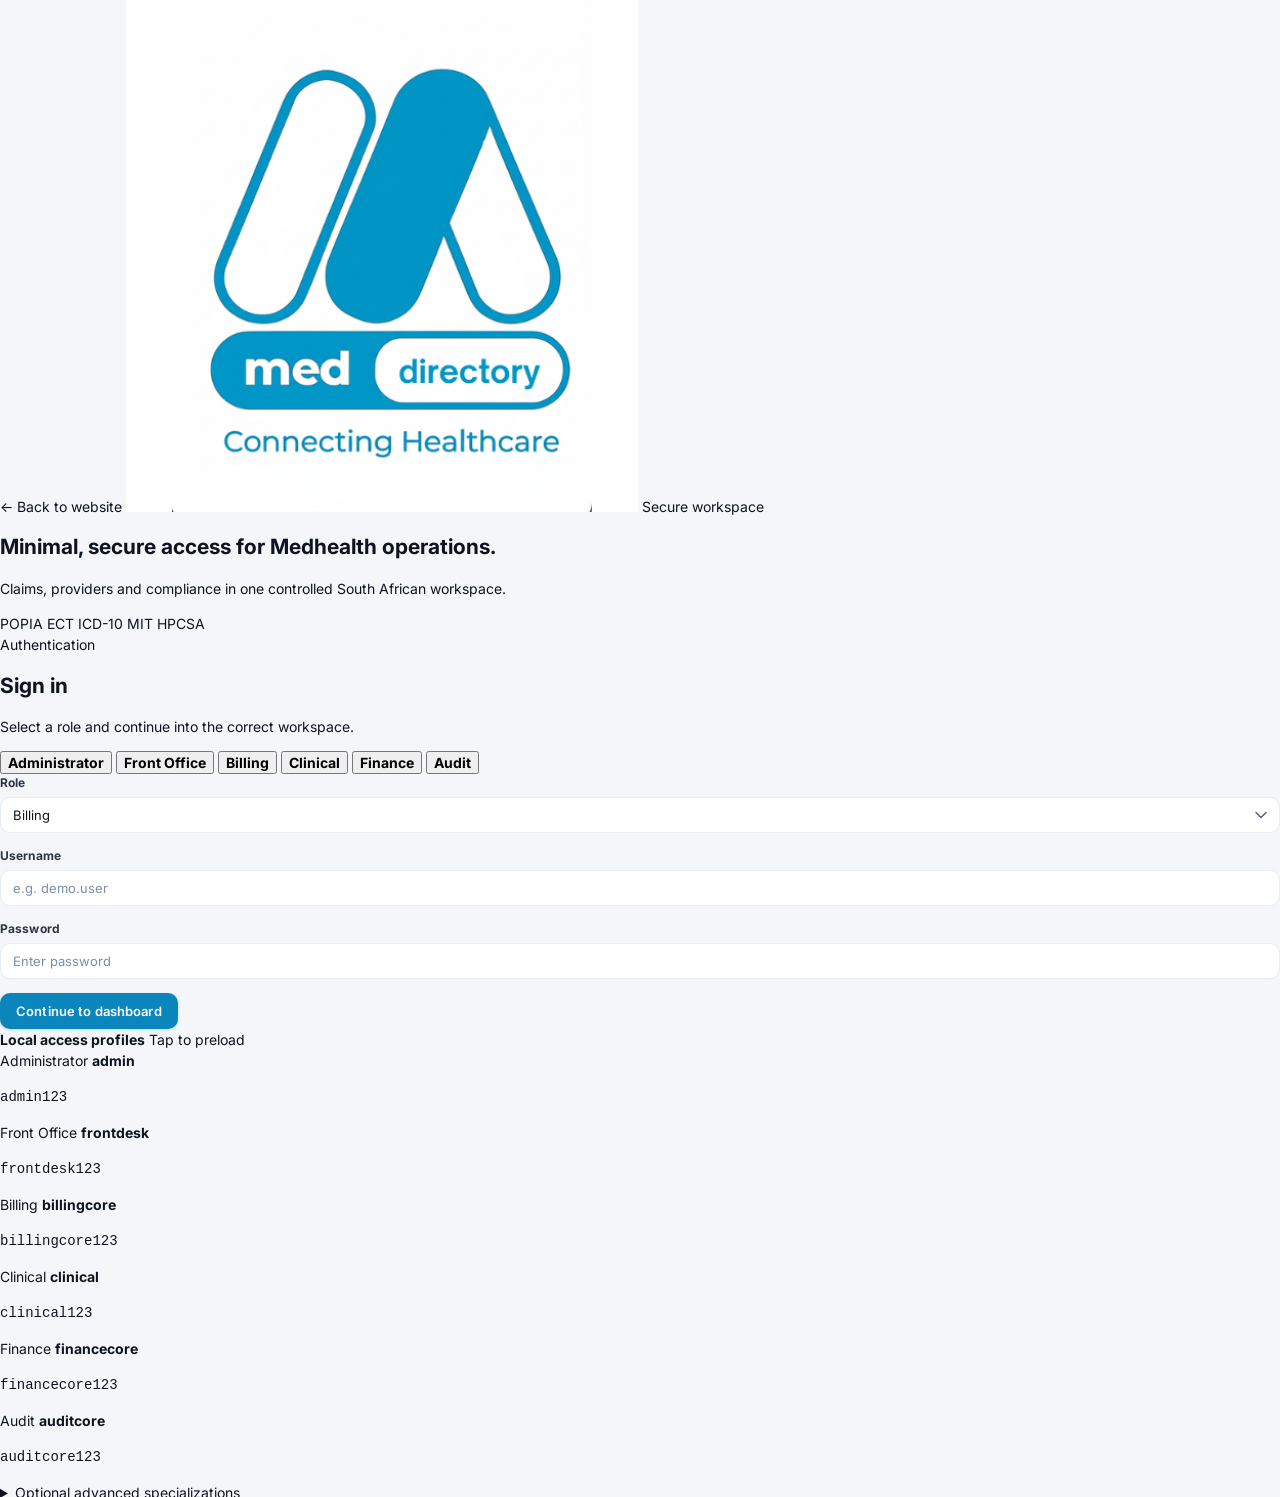
<file: medhealth-ui/patients.html>
<!doctype html>
<html lang="en">
<head>
  <meta charset="utf-8" />
  <meta name="viewport" content="width=device-width, initial-scale=1" />
  <meta name="medhealth-api-base" content="/api" />
  <title>Patients</title>
  <link rel="stylesheet" href="css/styles.css" />
</head>
<body>
  <div class="shell">
    <aside class="sidebar">
      <div class="brand">
        <img src="assets/MedhealthLogo.png" alt="Med Directory" />
        <div class="title">
          <strong>Med Directory</strong>
          <span>Billing and Rules Engine</span>
        </div>
      </div>

      <nav class="nav">
        <a href="dashboard.html" data-module="dashboard">Dashboard</a>
        <a href="patients.html" data-module="patients">Patients</a>
        <a href="providers.html" data-module="providers">Providers</a>
        <a href="claims.html" data-module="claims">Claims</a>
        <a href="payments.html" data-module="payments">Payments</a>
        <a href="reports.html" data-module="reports">Reports <span class="badge">Insights</span></a>
        <a href="audit.html" data-module="audit">Audit</a>
        <a href="users.html" data-module="users">Users</a>
        <a href="settings.html" data-module="settings">Settings</a>
      </nav>

      <div class="footer">
        <div class="kv"><span>Role</span><strong data-role>Billing Specialist</strong></div>
        <div class="kv"><span>Environment</span><strong>Preview UI</strong></div>
        <a class="chip info" href="index.html" style="justify-content:center">Sign out</a>
      </div>
    </aside>

    <main class="main">
      <div class="topbar">
        <div class="h1">
          <h1>Patients</h1>
          <p>Member profiles, dependants, and claim history.</p>
        </div>
        <div class="actions">
          <div class="pill">
            <span class="code">Search</span>
            <input id="patients-search" placeholder="Name, MRN, email, phone…" style="min-width:200px;" />
          </div>
          <select class="input" id="patients-status-filter" style="padding:4px 8px;font-size:13px;width:auto;">
            <option value="">All statuses</option>
            <option value="active">Active</option>
            <option value="inactive">Inactive</option>
          </select>
          <button class="btn secondary" data-action="open-api-docs">API Docs</button>
          <button class="btn" data-action="create-new">New Patient</button>
        </div>
      </div>

<div class="card">
  <div style="display:flex;justify-content:space-between;align-items:center;margin-bottom:10px;">
    <h3 style="margin:0;">Patient registry</h3>
    <span class="chip" id="patients-count">—</span>
  </div>
  <table class="table">
    <thead>
      <tr><th>MRN</th><th>Name</th><th>Email</th><th>Phone</th><th>Status</th><th>Readiness</th><th>Balance</th><th>Actions</th></tr>
    </thead>
    <tbody id="patients-tbody">
      <tr><td colspan="8" style="text-align:center;color:#999;">Loading patients…</td></tr>
    </tbody>
  </table>
</div>

<div class="grid">
  <div class="card" style="grid-column: span 7">
    <h3>Claim-ready profile</h3>
    <div id="patient-claim-context" class="muted">Select a patient to load membership, diagnoses, provider, billing, and evidence context.</div>
  </div>
  <div class="card" style="grid-column: span 5">
    <h3>Patient timeline</h3>
    <div id="patient-timeline" class="muted">Claim and audit timeline will appear here.</div>
  </div>
</div>

    </main>
  </div>

  <script src="js/api-client.js"></script>
  <script src="js/app.js"></script>
</body>
</html>
</file>
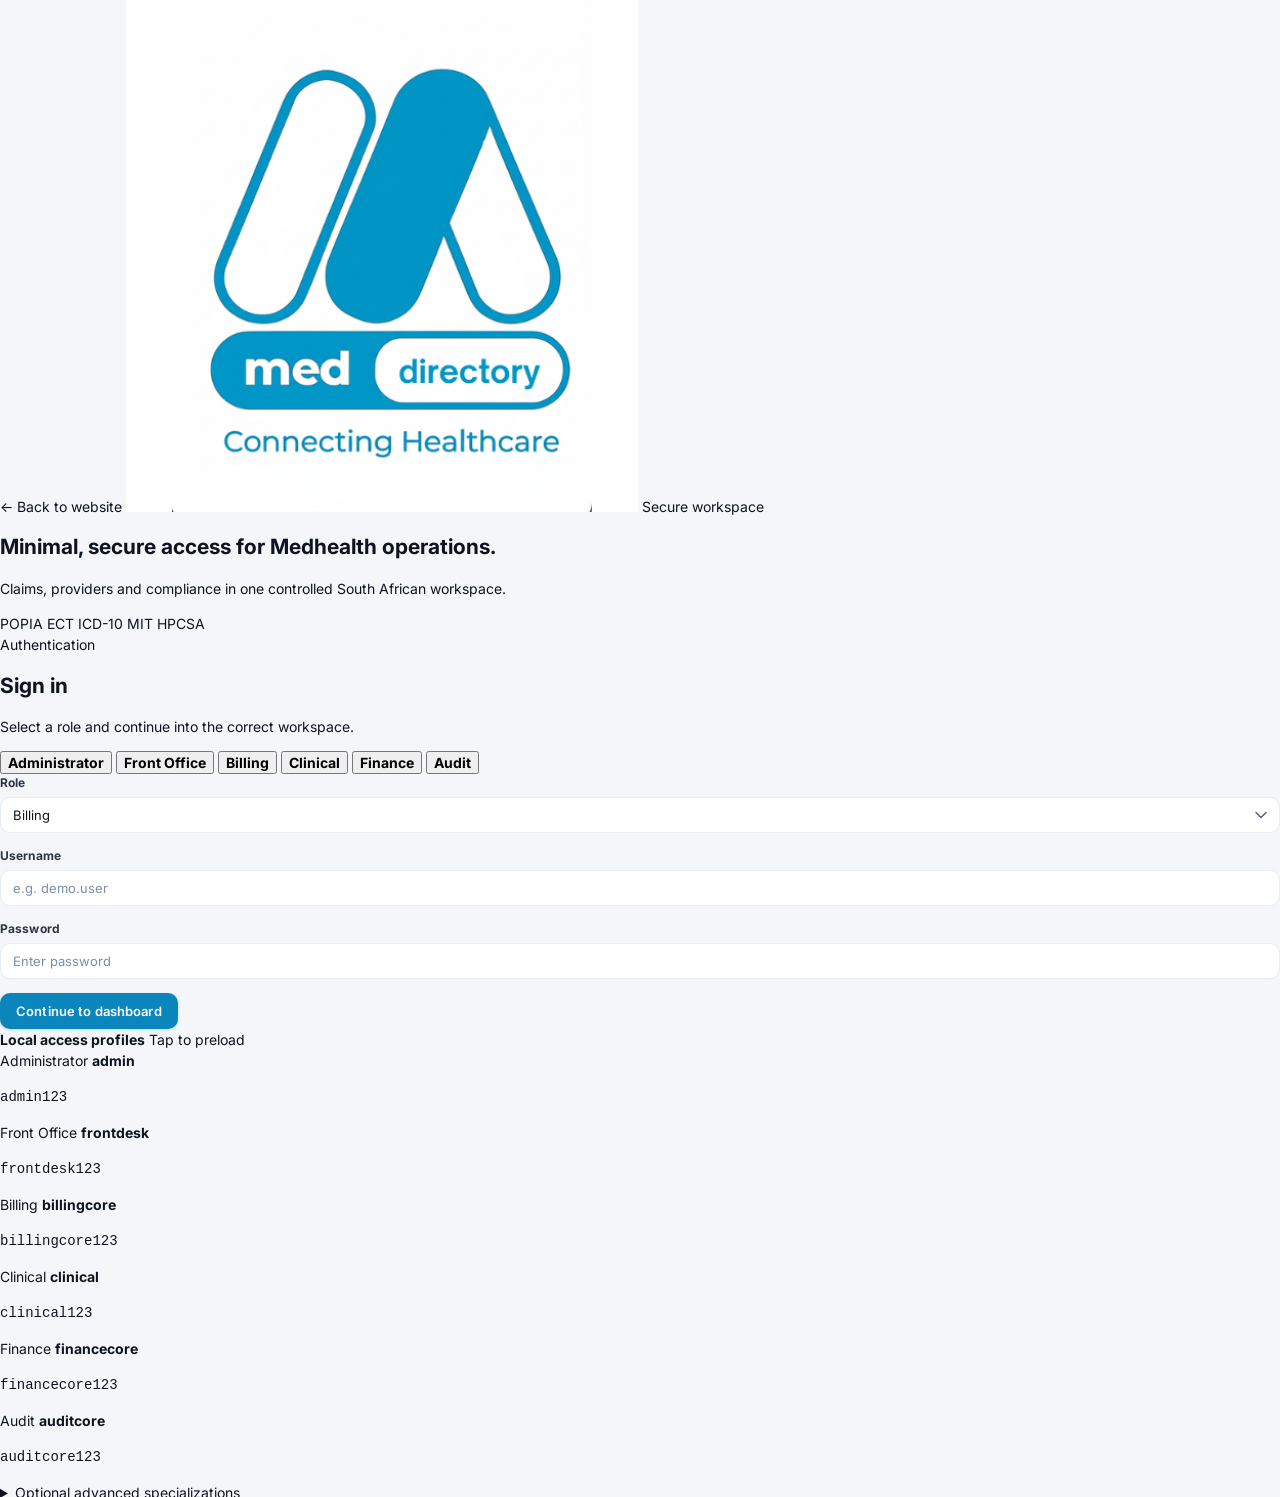
<file: medhealth-ui/payments.html>
<!doctype html>
<html lang="en">
<head>
  <meta charset="utf-8" />
  <meta name="viewport" content="width=device-width, initial-scale=1" />
  <meta name="medhealth-api-base" content="/api" />
  <title>Payments</title>
  <link rel="stylesheet" href="css/styles.css" />
</head>
<body>
  <div class="shell">
    <aside class="sidebar">
      <div class="brand">
        <img src="assets/MedhealthLogo.png" alt="Med Directory" />
        <div class="title">
          <strong>Med Directory</strong>
          <span>Billing and Rules Engine</span>
        </div>
      </div>

      <nav class="nav">
        <a href="dashboard.html" data-module="dashboard">Dashboard</a>
        <a href="patients.html" data-module="patients">Patients</a>
        <a href="providers.html" data-module="providers">Providers</a>
        <a href="claims.html" data-module="claims">Claims</a>
        <a href="payments.html" data-module="payments">Payments</a>
        <a href="reports.html" data-module="reports">Reports <span class="badge">Insights</span></a>
        <a href="audit.html" data-module="audit">Audit</a>
        <a href="users.html" data-module="users">Users</a>
        <a href="settings.html" data-module="settings">Settings</a>
      </nav>

      <div class="footer">
        <div class="kv"><span>Role</span><strong data-role>Billing Specialist</strong></div>
        <div class="kv"><span>Environment</span><strong>Preview UI</strong></div>
        <a class="chip info" href="index.html" style="justify-content:center">Sign out</a>
      </div>
    </aside>

    <main class="main">
      <div class="topbar">
        <div class="h1">
          <h1>Payments</h1>
          <p>Remittance advice, payment batches, reconciliation and exceptions.</p>
        </div>
        <div id="connection-status-pill" data-status="up" title="API Connection Status">✓</div>
        <span id="connection-status-label" style="display:none">API OK</span>
        <div class="actions">
          <div class="pill">
            <span class="code">Search</span>
            <input placeholder="Claim ID, member number, batch ref..." />
          </div>
          <button class="btn secondary" data-action="open-api-docs">API Docs</button>
          <button class="btn" data-action="create-new">New</button>
        </div>
      </div>

      
<!-- Payment KPI row -->
<div class="grid">
  <div class="card" style="grid-column:span 3;">
    <div class="kpi"><div class="muted">Total Received</div><div class="value" id="pay-kpi-total">—</div><div class="delta">All completed payments</div></div>
  </div>
  <div class="card" style="grid-column:span 3;">
    <div class="kpi"><div class="muted">Payments Count</div><div class="value" id="pay-kpi-count">—</div><div class="delta" id="pay-kpi-methods">—</div></div>
  </div>
  <div class="card" style="grid-column:span 3;">
    <div class="kpi"><div class="muted">Unreconciled Claims</div><div class="value" id="pay-kpi-unreconciled" style="color:var(--fail)">—</div><div class="delta">Submitted, awaiting payment</div></div>
  </div>
  <div class="card" style="grid-column:span 3;">
    <div class="kpi"><div class="muted">Patient Balances</div><div class="value" id="pay-kpi-balances" style="color:#d97706">—</div><div class="delta">Total outstanding owed</div></div>
  </div>
</div>

<!-- Payment filter tabs -->
<div class="card" style="padding-bottom:0;">
  <div style="display:flex;justify-content:space-between;align-items:center;margin-bottom:12px;">
    <h3 style="margin:0;">Payment Batches</h3>
    <div style="display:flex;gap:8px;">
      <button class="chip" data-action="export-payments-csv" style="font-size:12px;">Export CSV</button>
      <button class="btn" data-action="create-new" style="font-size:12px;">Record payment</button>
    </div>
  </div>
  <div style="display:flex;gap:4px;border-bottom:1px solid var(--line-200);margin:0 -20px;padding:0 20px;">
    <button class="chip info" data-pay-tab="all" style="border-radius:6px 6px 0 0;">All</button>
    <button class="chip" data-pay-tab="completed" style="border-radius:6px 6px 0 0;">Completed</button>
    <button class="chip" data-pay-tab="pending" style="border-radius:6px 6px 0 0;">Pending</button>
    <button class="chip" data-pay-tab="eft" style="border-radius:6px 6px 0 0;">EFT</button>
    <button class="chip" data-pay-tab="cash" style="border-radius:6px 6px 0 0;">Cash</button>
  </div>
</div>

<div class="card">
  <table class="table" id="payments-table">
    <thead><tr><th>Payment ID</th><th>Claim</th><th>Amount</th><th>Method</th><th>Date</th><th>Status</th><th>Actions</th></tr></thead>
    <tbody id="payments-tbody">
      <tr><td colspan="7" style="text-align:center;color:#999;">Loading payments…</td></tr>
    </tbody>
  </table>
</div>

<!-- Reconciliation panel -->
<div class="card">
  <div style="display:flex;justify-content:space-between;align-items:center;margin-bottom:12px;">
    <h3 style="margin:0;">Reconciliation Dashboard</h3>
    <a class="chip info" href="reports.html">Full AR Report</a>
  </div>
  <div id="reconciliation-panel" class="muted">Loading reconciliation data…</div>
</div>

    </main>
  </div>

  <script src="js/api-client.js"></script>
  <script src="js/app.js"></script>
</body>
</html>
</file>
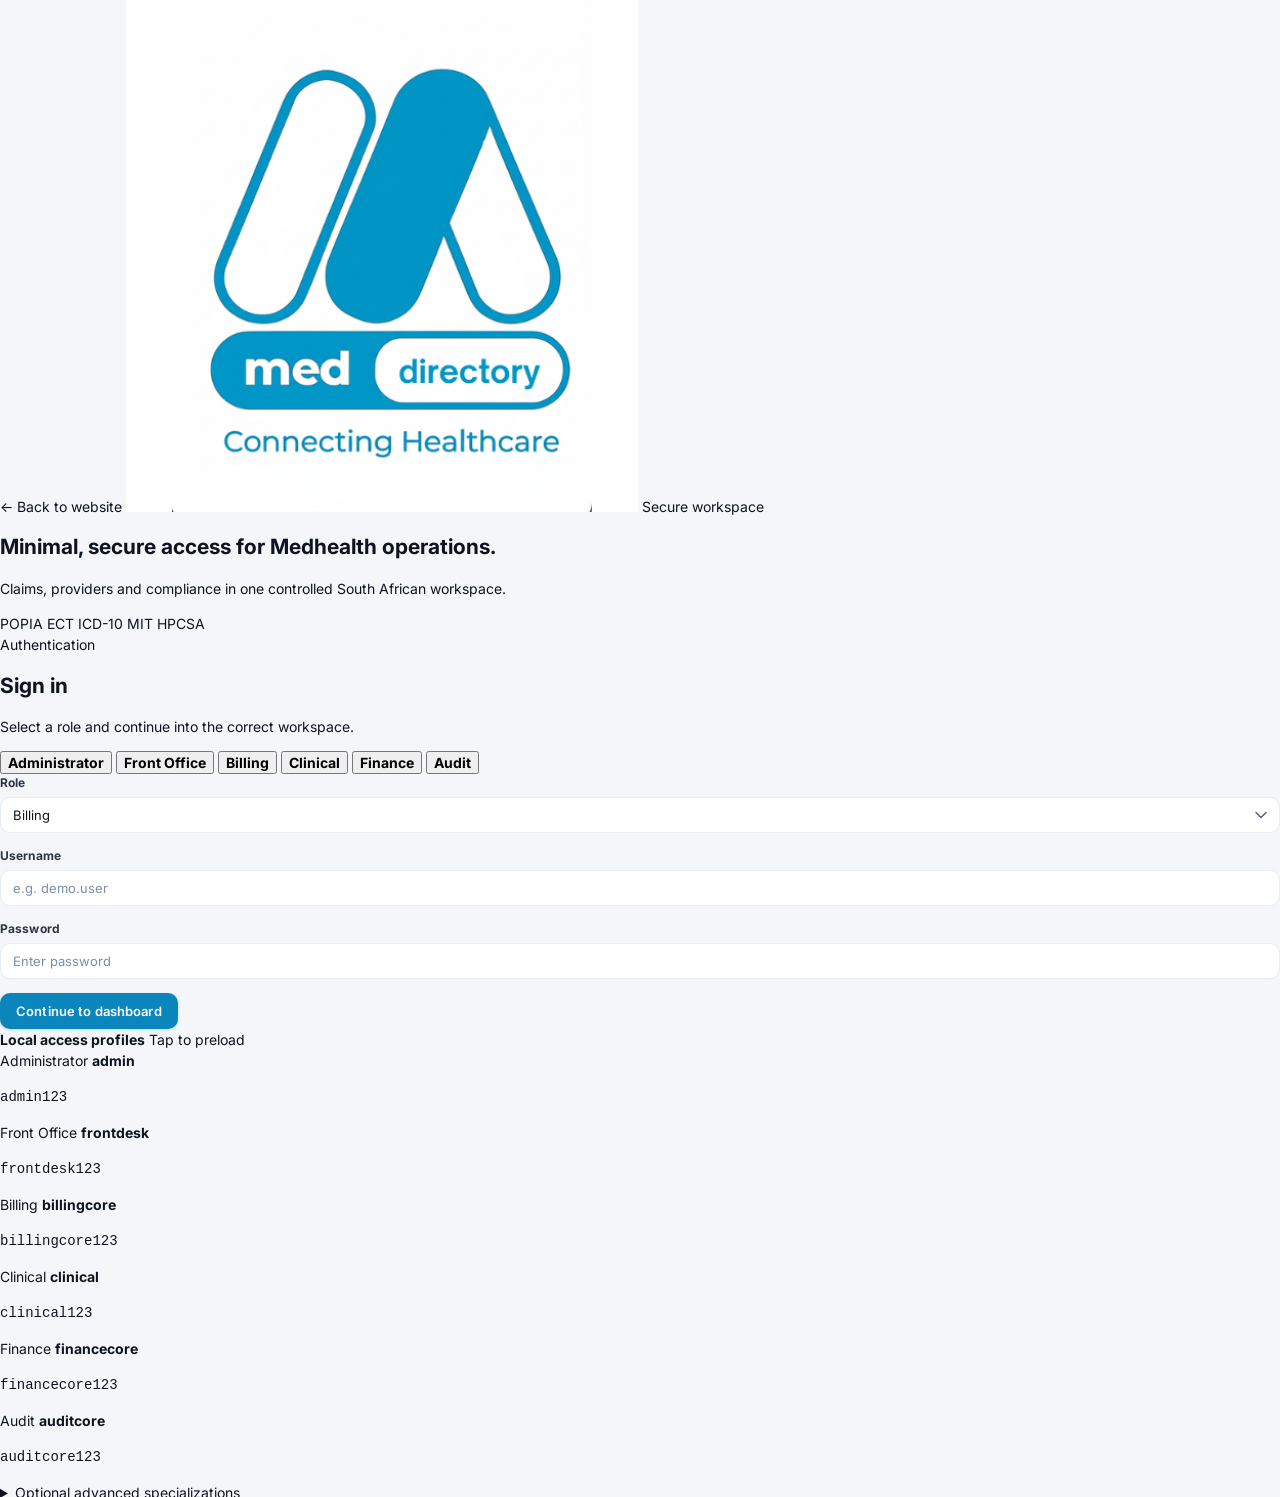
<file: medhealth-ui/providers.html>
<!doctype html>
<html lang="en">
<head>
  <meta charset="utf-8" />
  <meta name="viewport" content="width=device-width, initial-scale=1" />
  <meta name="medhealth-api-base" content="/api" />
  <title>Providers</title>
  <link rel="stylesheet" href="css/styles.css" />
</head>
<body>
  <div class="shell">
    <aside class="sidebar">
      <div class="brand">
        <img src="assets/MedhealthLogo.png" alt="Med Directory" />
        <div class="title">
          <strong>Med Directory</strong>
          <span>Billing and Rules Engine</span>
        </div>
      </div>

      <nav class="nav">
        <a href="dashboard.html" data-module="dashboard">Dashboard</a>
        <a href="patients.html" data-module="patients">Patients</a>
        <a href="providers.html" data-module="providers">Providers</a>
        <a href="claims.html" data-module="claims">Claims</a>
        <a href="payments.html" data-module="payments">Payments</a>
        <a href="reports.html" data-module="reports">Reports <span class="badge">Insights</span></a>
        <a href="audit.html" data-module="audit">Audit</a>
        <a href="users.html" data-module="users">Users</a>
        <a href="settings.html" data-module="settings">Settings</a>
      </nav>

      <div class="footer">
        <div class="kv"><span>Role</span><strong data-role>Billing Specialist</strong></div>
        <div class="kv"><span>Environment</span><strong>Preview UI</strong></div>
        <a class="chip info" href="index.html" style="justify-content:center">Sign out</a>
      </div>
    </aside>

    <main class="main">
      <div class="topbar">
        <div class="h1">
          <h1>Providers</h1>
          <p>Provider registry and practice details (editable by Administrator and Billing Specialist).</p>
        </div>
        <div class="actions">
          <div class="pill">
            <span class="code">Search</span>
            <input placeholder="Claim ID, member number, batch ref..." />
          </div>
          <button class="btn secondary" data-action="open-api-docs">API Docs</button>
          <button class="btn" data-action="create-new">New</button>
        </div>
      </div>

      <div class="split">
        <div>
          <div class="card">
            <h3>Provider registry</h3>
            <table class="table">
              <thead>
                <tr><th>NPI</th><th>Name</th><th>Specialty</th><th>Email</th><th>Status</th><th>Actions</th></tr>
              </thead>
              <tbody>
                <tr><td colspan="6" style="text-align:center;color:#999;">Loading providers...</td></tr>
              </tbody>
            </table>
          </div>
        </div>
        <div>
          <div class="card">
            <h3>Provider details</h3>
            <div id="provider-workspace" class="muted">Select a provider to view details.</div>
          </div>
        </div>
      </div>

    </main>
  </div>

  <script src="js/api-client.js"></script>
  <script src="js/app.js"></script>
</body>
</html>
</file>
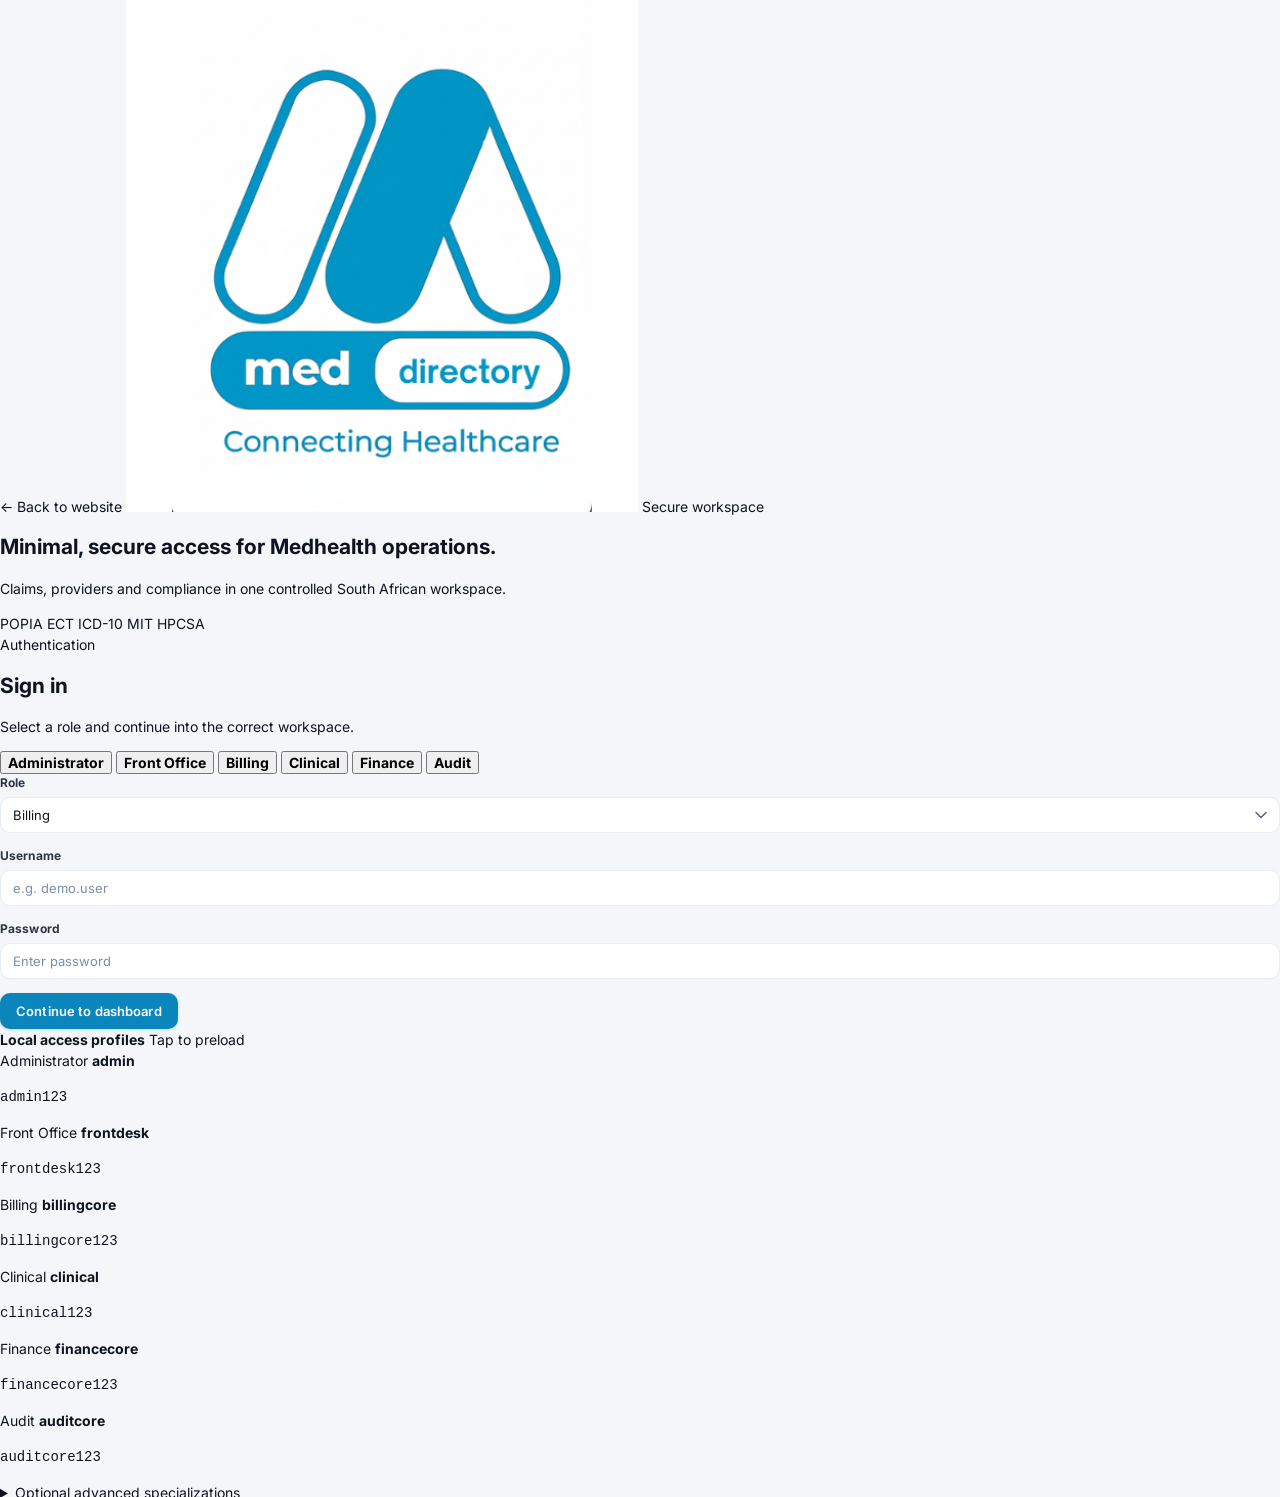
<file: medhealth-ui/reports.html>
<!doctype html>
<html lang="en">
<head>
  <meta charset="utf-8" />
  <meta name="viewport" content="width=device-width, initial-scale=1" />
  <meta name="medhealth-api-base" content="/api" />
  <title>Reports</title>
  <link rel="stylesheet" href="css/styles.css" />
</head>
<body>
  <div class="shell">
    <aside class="sidebar">
      <div class="brand">
        <img src="assets/MedhealthLogo.png" alt="Med Directory" />
        <div class="title">
          <strong>Med Directory</strong>
          <span>Billing and Rules Engine</span>
        </div>
      </div>

      <nav class="nav">
        <a href="dashboard.html" data-module="dashboard">Dashboard</a>
        <a href="patients.html" data-module="patients">Patients</a>
        <a href="providers.html" data-module="providers">Providers</a>
        <a href="claims.html" data-module="claims">Claims</a>
        <a href="payments.html" data-module="payments">Payments</a>
        <a href="reports.html" data-module="reports">Reports <span class="badge">Insights</span></a>
        <a href="audit.html" data-module="audit">Audit</a>
        <a href="users.html" data-module="users">Users</a>
        <a href="settings.html" data-module="settings">Settings</a>
      </nav>

      <div class="footer">
        <div class="kv"><span>Role</span><strong data-role>Billing Specialist</strong></div>
        <div class="kv"><span>Environment</span><strong>Preview UI</strong></div>
        <a class="chip info" href="index.html" style="justify-content:center">Sign out</a>
      </div>
    </aside>

    <main class="main">
      <div class="topbar">
        <div class="h1">
          <h1>Reports</h1>
          <p>Rejection trends, rule-hit frequency, submission SLAs, reconciliation exceptions.</p>
        </div>
        <div class="actions">
          <div class="pill">
            <span class="code">Search</span>
            <input placeholder="Claim ID, member number, batch ref..." />
          </div>
          <button class="btn secondary" data-action="open-api-docs">API Docs</button>
          <button class="btn" data-action="create-new">New</button>
        </div>
      </div>

      
<!-- Report filter tabs -->
<div class="card" style="padding-bottom:0;">
  <div style="display:flex;justify-content:space-between;align-items:center;margin-bottom:12px;">
    <h3 style="margin:0;">Report Catalog</h3>
    <button class="btn secondary" data-action="export-reports-csv" style="font-size:12px;">Export CSV</button>
  </div>
  <div id="report-tabs" style="display:flex;gap:4px;border-bottom:1px solid var(--line-200);padding-bottom:0;margin:0 -20px;padding:0 20px;">
    <button class="chip info" data-report-tab="all" style="border-radius:6px 6px 0 0;border-bottom:none;">All</button>
    <button class="chip" data-report-tab="revenue" style="border-radius:6px 6px 0 0;border-bottom:none;">Revenue</button>
    <button class="chip" data-report-tab="aging" style="border-radius:6px 6px 0 0;border-bottom:none;">AR Aging</button>
    <button class="chip" data-report-tab="claims" style="border-radius:6px 6px 0 0;border-bottom:none;">Claims</button>
    <button class="chip" data-report-tab="invoices" style="border-radius:6px 6px 0 0;border-bottom:none;">Invoices</button>
  </div>
</div>

<!-- Revenue Summary -->
<div class="card" id="report-section-revenue">
  <div style="display:flex;justify-content:space-between;align-items:center;margin-bottom:12px;">
    <h3 style="margin:0;">Revenue Summary</h3>
    <button class="chip" data-action="export-revenue-csv">Export CSV</button>
  </div>
  <div class="grid" style="margin-bottom:12px;">
    <div class="card" style="grid-column:span 3;box-shadow:none;border:1px solid var(--line-200);">
      <div class="kpi"><div class="muted">Total Billed</div><div class="value" id="rev-total-billed">—</div></div>
    </div>
    <div class="card" style="grid-column:span 3;box-shadow:none;border:1px solid var(--line-200);">
      <div class="kpi"><div class="muted">Collected</div><div class="value" id="rev-collected" style="color:var(--pass)">—</div></div>
    </div>
    <div class="card" style="grid-column:span 3;box-shadow:none;border:1px solid var(--line-200);">
      <div class="kpi"><div class="muted">Outstanding</div><div class="value" id="rev-outstanding" style="color:var(--fail)">—</div></div>
    </div>
    <div class="card" style="grid-column:span 3;box-shadow:none;border:1px solid var(--line-200);">
      <div class="kpi"><div class="muted">Collection Rate</div><div class="value" id="rev-rate">—</div></div>
    </div>
  </div>
  <table class="table">
    <thead><tr><th>Scheme</th><th>Claims</th><th>Billed</th><th>Collected</th><th>Outstanding</th><th>Rate</th></tr></thead>
    <tbody id="revenue-table-body"><tr><td colspan="6" style="text-align:center;color:#999;">Loading…</td></tr></tbody>
  </table>
</div>

<!-- AR Aging -->
<div class="card" id="report-section-aging">
  <div style="display:flex;justify-content:space-between;align-items:center;margin-bottom:12px;">
    <h3 style="margin:0;">AR Aging Report</h3>
    <button class="chip" data-action="export-aging-csv">Export CSV</button>
  </div>
  <div class="grid" style="margin-bottom:12px;">
    <div class="card" style="grid-column:span 3;box-shadow:none;border:1px solid var(--line-200);">
      <div class="kpi"><div class="muted">Current (0–30d)</div><div class="value" id="aging-0-30">—</div></div>
    </div>
    <div class="card" style="grid-column:span 3;box-shadow:none;border:1px solid var(--line-200);">
      <div class="kpi"><div class="muted">31–60 days</div><div class="value" id="aging-31-60" style="color:#d97706">—</div></div>
    </div>
    <div class="card" style="grid-column:span 3;box-shadow:none;border:1px solid var(--line-200);">
      <div class="kpi"><div class="muted">61–90 days</div><div class="value" id="aging-61-90" style="color:#ea580c">—</div></div>
    </div>
    <div class="card" style="grid-column:span 3;box-shadow:none;border:1px solid var(--line-200);">
      <div class="kpi"><div class="muted">90+ days</div><div class="value" id="aging-90plus" style="color:var(--fail)">—</div></div>
    </div>
  </div>
  <table class="table">
    <thead><tr><th>Claim</th><th>Member</th><th>Scheme</th><th>Status</th><th>Billed</th><th>Days</th><th>Bucket</th></tr></thead>
    <tbody id="aging-table-body"><tr><td colspan="7" style="text-align:center;color:#999;">Loading…</td></tr></tbody>
  </table>
</div>

<!-- Claims Report -->
<div class="card" id="report-section-claims">
  <div style="display:flex;justify-content:space-between;align-items:center;margin-bottom:12px;">
    <h3 style="margin:0;">Claims Report</h3>
    <button class="chip" data-action="export-claims-csv">Export CSV</button>
  </div>
  <table class="table">
    <thead><tr><th>Claim Number</th><th>Member</th><th>Scheme</th><th>Status</th><th>Billed</th><th>Service Date</th><th>Action</th></tr></thead>
    <tbody id="claims-report-body"><tr><td colspan="7" style="text-align:center;color:#999;">Loading…</td></tr></tbody>
  </table>
</div>

<!-- Invoice List -->
<div class="card" id="report-section-invoices">
  <div style="display:flex;justify-content:space-between;align-items:center;margin-bottom:12px;">
    <h3 style="margin:0;">Patient Invoices &amp; Balances</h3>
    <button class="chip" data-action="export-invoices-csv">Export CSV</button>
  </div>
  <table class="table">
    <thead><tr><th>Patient</th><th>MRN</th><th>Scheme</th><th>Outstanding</th><th>Credit</th><th>Status</th><th>Action</th></tr></thead>
    <tbody id="invoices-table-body"><tr><td colspan="7" style="text-align:center;color:#999;">Loading…</td></tr></tbody>
  </table>
</div>

    </main>
  </div>

  <script src="js/api-client.js"></script>
  <script src="js/app.js"></script>
</body>
</html>
</file>
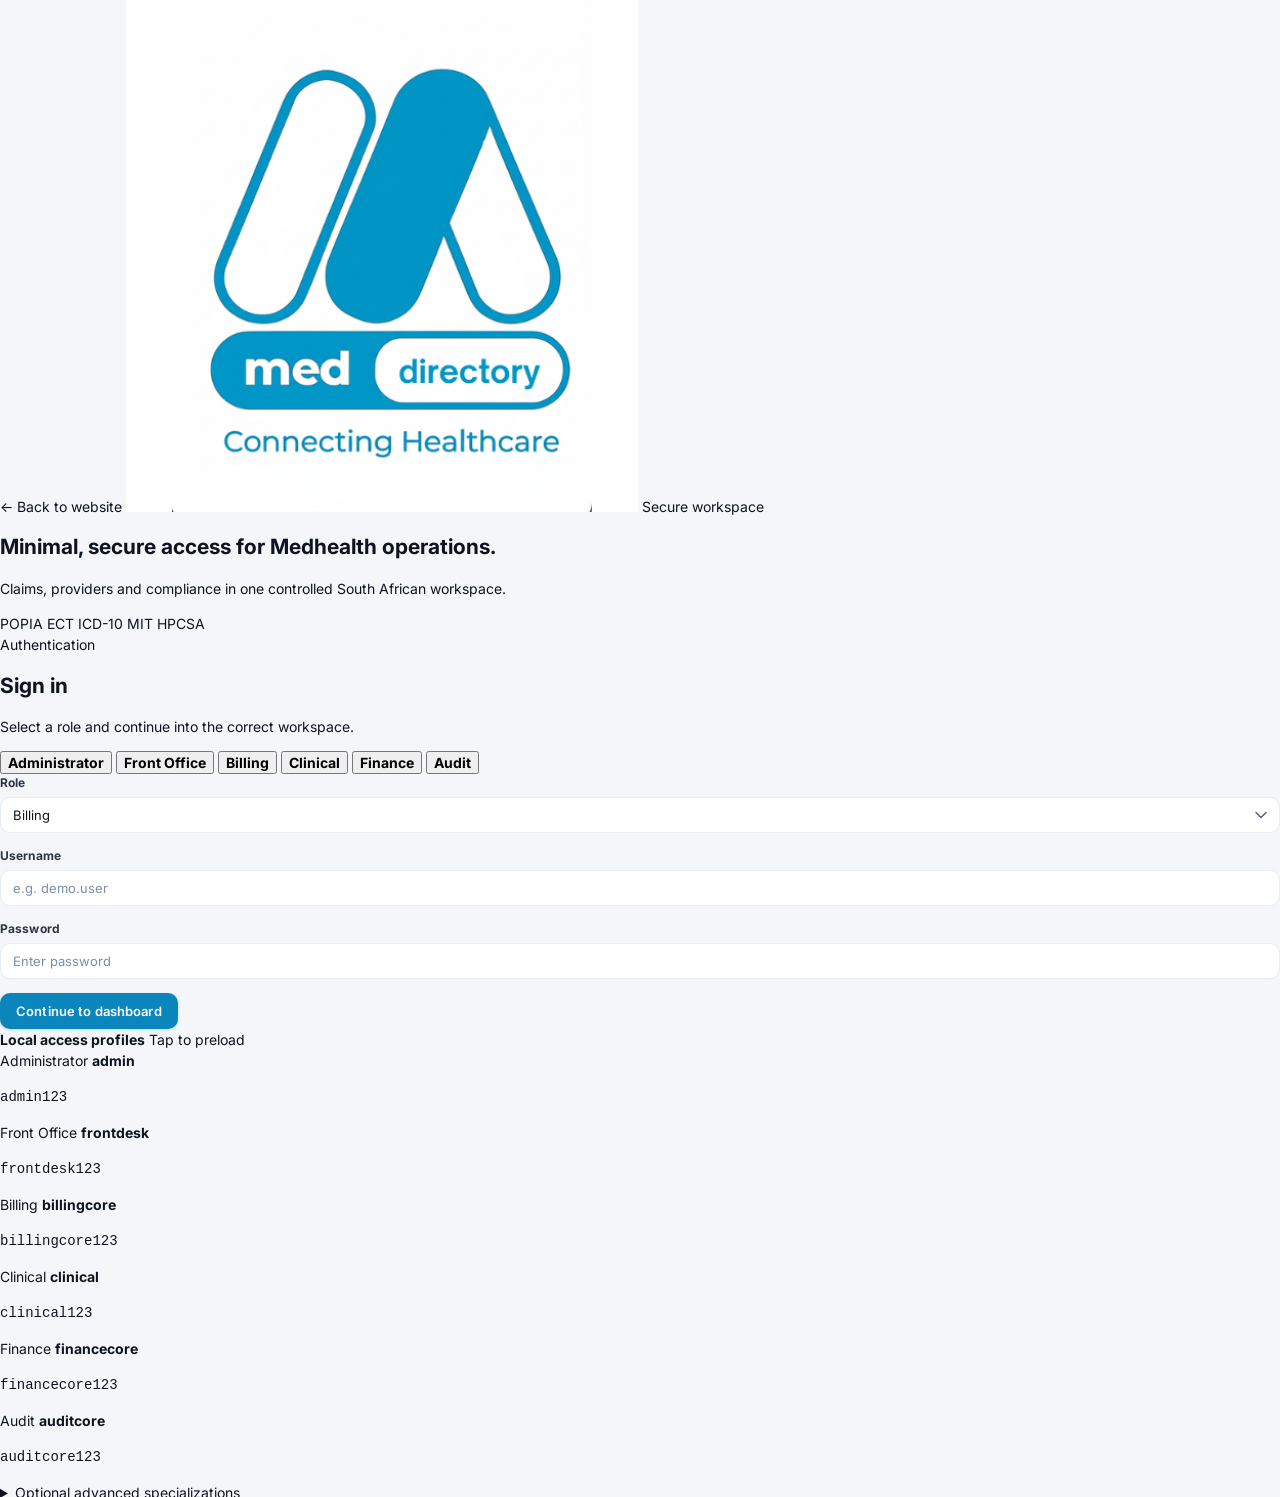
<file: medhealth-ui/settings.html>
<!doctype html>
<html lang="en">
<head>
  <meta charset="utf-8" />
  <meta name="viewport" content="width=device-width, initial-scale=1" />
  <meta name="medhealth-api-base" content="/api" />
  <title>Settings</title>
  <link rel="stylesheet" href="css/styles.css" />
</head>
<body>
  <div class="shell">
    <aside class="sidebar">
      <div class="brand">
        <img src="assets/MedhealthLogo.png" alt="Med Directory" />
        <div class="title">
          <strong>Med Directory</strong>
          <span>Billing and Rules Engine</span>
        </div>
      </div>

      <nav class="nav">
        <a href="dashboard.html" data-module="dashboard">Dashboard</a>
        <a href="patients.html" data-module="patients">Patients</a>
        <a href="providers.html" data-module="providers">Providers</a>
        <a href="claims.html" data-module="claims">Claims</a>
        <a href="payments.html" data-module="payments">Payments</a>
        <a href="reports.html" data-module="reports">Reports <span class="badge">Insights</span></a>
        <a href="audit.html" data-module="audit">Audit</a>
        <a href="users.html" data-module="users">Users</a>
        <a href="settings.html" data-module="settings">Settings</a>
      </nav>

      <div class="footer">
        <div class="kv"><span>Role</span><strong data-role>Billing Specialist</strong></div>
        <div class="kv"><span>Environment</span><strong>Preview UI</strong></div>
        <a class="chip info" href="index.html" style="justify-content:center">Sign out</a>
      </div>
    </aside>

    <main class="main">
      <div class="topbar">
        <div class="h1">
          <h1>Settings</h1>
          <p>Scheme policies, rule profiles, authorisation rules, reason codes (Administrator only).</p>
        </div>
        <div class="actions">
          <div class="pill">
            <span class="code">Search</span>
            <input placeholder="Claim ID, member number, batch ref..." />
          </div>
          <button class="btn secondary" data-action="open-api-docs">API Docs</button>
          <button class="btn" data-action="create-new">New</button>
        </div>
      </div>

      
<div class="card">
  <h3>Policy profile summary</h3>
  <div class="panel">
    <div class="kv"><span>Scheme</span><strong id="settings-scheme">SCHEME_A</strong></div>
    <div class="kv"><span>Option</span><strong id="settings-option">OPTION_X</strong></div>
    <div class="kv"><span>Active policy version</span><strong id="settings-policy-version">2</strong></div>
  </div>
  <div class="row-actions" style="margin-top:12px">
    <button class="chip info" data-action="new-policy-version">New policy version</button>
  </div>
</div>

<div class="card">
  <h3>Policy profiles</h3>
  <table class="table">
    <thead>
      <tr><th>Profile</th><th>Version</th><th>Status</th><th>Effective</th><th>Submission</th><th>Actions</th></tr>
    </thead>
    <tbody id="policy-profile-rows">
      <tr><td colspan="6" style="text-align:center;color:#999;">Loading policy profiles...</td></tr>
    </tbody>
  </table>
</div>

<div class="card">
  <h3>Rule definitions</h3>
  <table class="table">
    <thead>
      <tr><th>Rule</th><th>Category</th><th>Severity</th><th>Stages</th><th>Status</th><th>Actions</th></tr>
    </thead>
    <tbody id="rule-definition-rows">
      <tr><td colspan="6" style="text-align:center;color:#999;">Loading rules...</td></tr>
    </tbody>
  </table>
</div>

<div class="card">
  <div style="display:flex;justify-content:space-between;align-items:center;margin-bottom:10px;">
    <h3 style="margin:0">Retention and schema</h3>
    <button class="chip info" type="button" onclick="navigator.clipboard.writeText(document.getElementById('settings-retention-json')?.textContent || '').then(()=>window.api && window.showToast && window.showToast('Copied','success'))">Copy JSON</button>
  </div>
  <div id="settings-retention" class="muted">Loading retention matrix...</div>
  <details style="margin-top:10px;">
    <summary class="chip" style="cursor:pointer;font-size:12px;">Raw JSON</summary>
    <pre id="settings-retention-json" style="margin-top:8px;font-size:11px;"></pre>
  </details>
</div>

<div class="card" id="pmb-mapping-admin" data-field="PMB_MAPPING_ADMIN">
  <div style="display:flex;justify-content:space-between;align-items:center;gap:16px;">
    <div>
      <h3>PMB Mapping Admin</h3>
      <p class="muted" style="margin:6px 0 0 0;">Administrator-only ICD-10 to PMB mapping maintenance and simulation preview.</p>
    </div>
    <div class="row-actions">
      <button class="chip info" data-action="new-pmb-mapping">New mapping</button>
    </div>
  </div>
  <div class="grid" style="grid-template-columns: repeat(12, 1fr); gap:10px; margin:12px 0;">
    <div class="field" style="grid-column: span 4; margin-bottom:0;">
      <label class="label" for="pmb-simulate-icd10">Simulate by ICD-10</label>
      <input class="input" id="pmb-simulate-icd10" placeholder="e.g. J11.1" />
    </div>
    <div class="field" style="grid-column: span 2; margin-bottom:0; justify-content:end;">
      <label class="label" for="pmb-simulate-btn">Action</label>
      <button class="btn secondary" data-action="simulate-pmb-mapping" id="pmb-simulate-btn" type="button">Simulate</button>
    </div>
    <div class="field" style="grid-column: span 6; margin-bottom:0;">
      <label class="label">Simulation output</label>
      <div id="pmb-simulation-output" class="muted">Run a simulation to see matching mappings and impacted claims.</div>
    </div>
  </div>
  <table class="table">
    <thead>
      <tr><th>Mapping</th><th>ICD-10</th><th>Condition</th><th>Match</th><th>Effective</th><th>Actions</th></tr>
    </thead>
    <tbody id="pmb-mapping-rows">
      <tr><td colspan="6" style="text-align:center;color:#999;">Loading PMB mappings...</td></tr>
    </tbody>
  </table>
</div>

    </main>
  </div>

  <script src="js/api-client.js"></script>
  <script src="js/app.js"></script>
</body>
</html>
</file>
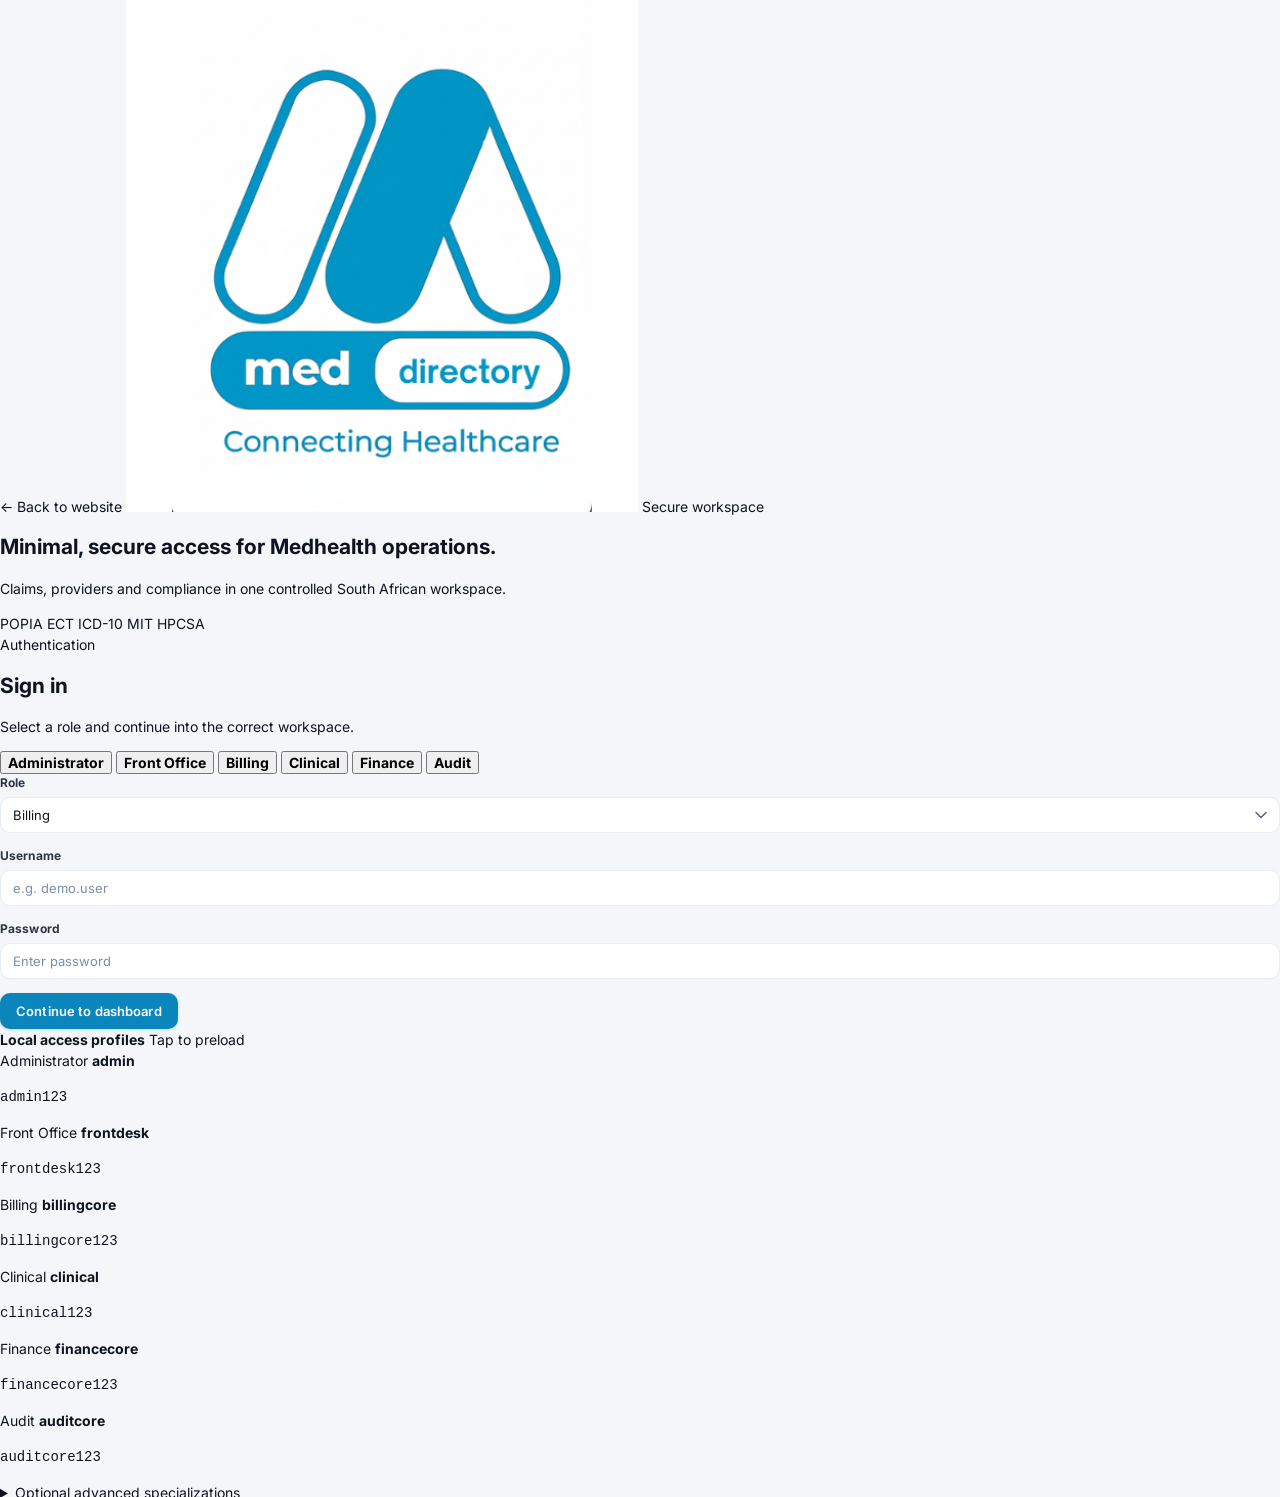
<file: medhealth-ui/users.html>
<!doctype html>
<html lang="en">
<head>
  <meta charset="utf-8" />
  <meta name="viewport" content="width=device-width, initial-scale=1" />
  <meta name="medhealth-api-base" content="/api" />
  <title>Users</title>
  <link rel="stylesheet" href="css/styles.css" />
</head>
<body>
  <div class="shell">
    <aside class="sidebar">
      <div class="brand">
        <img src="assets/MedhealthLogo.png" alt="Med Directory" />
        <div class="title">
          <strong>Med Directory</strong>
          <span>Billing and Rules Engine</span>
        </div>
      </div>

      <nav class="nav">
        <a href="dashboard.html" data-module="dashboard">Dashboard</a>
        <a href="patients.html" data-module="patients">Patients</a>
        <a href="providers.html" data-module="providers">Providers</a>
        <a href="claims.html" data-module="claims">Claims</a>
        <a href="payments.html" data-module="payments">Payments</a>
        <a href="reports.html" data-module="reports">Reports <span class="badge">Insights</span></a>
        <a href="audit.html" data-module="audit">Audit</a>
        <a href="users.html" data-module="users">Users</a>
        <a href="settings.html" data-module="settings">Settings</a>
      </nav>

      <div class="footer">
        <div class="kv"><span>Role</span><strong data-role>Billing Specialist</strong></div>
        <div class="kv"><span>Environment</span><strong>Preview UI</strong></div>
        <a class="chip info" href="index.html" style="justify-content:center">Sign out</a>
      </div>
    </aside>

    <main class="main">
      <div class="topbar">
        <div class="h1">
          <h1>Users</h1>
          <p>Role management and access control (Administrator only).</p>
        </div>
        <div class="actions">
          <div class="pill">
            <span class="code">Search</span>
            <input placeholder="Claim ID, member number, batch ref..." />
          </div>
          <button class="btn secondary" data-action="open-api-docs">API Docs</button>
          <button class="btn" data-action="create-new">New</button>
        </div>
      </div>

      
<div class="card">
  <h3>User administration</h3>
  <table class="table">
    <thead><tr><th>Username</th><th>Email</th><th>Role</th><th>Status</th><th>Actions</th></tr></thead>
    <tbody>
      <tr><td colspan="5" style="text-align:center;color:#999;">Loading users...</td></tr>
    </tbody>
  </table>
</div>

    </main>
  </div>

  <script src="js/api-client.js"></script>
  <script src="js/app.js"></script>
</body>
</html>
</file>
<file: medhealth-ui/css/styles.css>
@import "./tokens.css";

/* ═══════════════════════════════════════════════════════
   BASE RESET & FOUNDATION
═══════════════════════════════════════════════════════ */
*, *::before, *::after { box-sizing: border-box; }
html, body { height: 100%; }
body {
  margin: 0;
  font-family: var(--font-sans);
  font-size: 14px;
  line-height: 1.5;
  color: var(--ink-900);
  background: var(--surface-base);
  -webkit-font-smoothing: antialiased;
  -moz-osx-font-smoothing: grayscale;
}
a { color: inherit; text-decoration: none; }
button, input, select, textarea { font-family: inherit; font-size: inherit; }
h1,h2,h3,h4,h5,h6 { line-height: 1.25; }

/* Custom scrollbar */
::-webkit-scrollbar { width: 6px; height: 6px; }
::-webkit-scrollbar-track { background: transparent; }
::-webkit-scrollbar-thumb { background: var(--line-200); border-radius: 3px; }
::-webkit-scrollbar-thumb:hover { background: var(--ink-300); }

/* Page fade-in */
@keyframes page-in { from { opacity:0; transform: translateY(6px); } to { opacity:1; transform:none; } }
.main { animation: page-in 180ms ease both; }

/* ═══════════════════════════════════════════════════════
   APP SHELL LAYOUT
═══════════════════════════════════════════════════════ */
.shell {
  --sidebar-width: 240px;
  --sidebar-collapsed-width: 78px;
  display: grid;
  grid-template-columns: var(--sidebar-width) minmax(0, 1fr);
  height: 100vh;
  overflow: hidden;
  position: relative;
  transition: grid-template-columns var(--transition);
}

.shell.sidebar-collapsed {
  grid-template-columns: var(--sidebar-collapsed-width) minmax(0, 1fr);
}

/* ═══════════════════════════════════════════════════════
   SIDEBAR
═══════════════════════════════════════════════════════ */
.sidebar {
  background: #0d1b2e;
  color: #c8d8e8;
  display: flex;
  flex-direction: column;
  overflow: hidden;
  border-right: 1px solid rgba(255,255,255,0.04);
  min-width: 0;
  transition: transform var(--transition), width var(--transition), box-shadow var(--transition);
}

.sidebar-head {
  display: flex;
  align-items: stretch;
  justify-content: space-between;
  gap: 8px;
}

.sidebar-head .brand {
  flex: 1;
}

.brand {
  display: flex;
  align-items: center;
  gap: 10px;
  padding: 18px 16px 14px;
  border-bottom: 1px solid rgba(255,255,255,0.07);
}
.brand img {
  width: 36px; height: 36px;
  object-fit: contain;
  background: white;
  border-radius: 9px;
  padding: 5px;
  flex-shrink: 0;
}
.brand .title { display: flex; flex-direction: column; line-height: 1.2; overflow: hidden; }
.brand .title strong { font-size: 13px; font-weight: 700; color: #fff; white-space: nowrap; overflow: hidden; text-overflow: ellipsis; }
.brand .title span { font-size: 11px; color: rgba(200,216,232,0.65); white-space: nowrap; }

.nav {
  flex: 1;
  display: flex;
  flex-direction: column;
  gap: 2px;
  padding: 12px 10px;
  overflow-y: auto;
}

.nav-section {
  font-size: 10px;
  font-weight: 700;
  letter-spacing: 0.08em;
  color: rgba(200,216,232,0.38);
  text-transform: uppercase;
  padding: 10px 8px 4px;
  margin-top: 4px;
}

.nav a {
  display: flex;
  align-items: center;
  gap: 9px;
  padding: 8px 10px;
  border-radius: var(--radius-sm);
  font-size: 13px;
  font-weight: 500;
  color: rgba(200,216,232,0.75);
  transition: background var(--transition), color var(--transition);
  position: relative;
  min-height: 40px;
}
.nav a::before {
  content: none;
}
.nav-link-icon,
.sidebar-signout-icon {
  width: 20px;
  height: 20px;
  display: inline-flex;
  align-items: center;
  justify-content: center;
  flex-shrink: 0;
  opacity: 0.9;
}

.nav-link-icon svg,
.sidebar-signout-icon svg {
  width: 18px;
  height: 18px;
  fill: currentColor;
}

.nav-link-label,
.sidebar-signout-label {
  min-width: 0;
  white-space: nowrap;
  overflow: hidden;
  text-overflow: ellipsis;
}

.nav a:hover,
.sidebar-signout:hover {
  background: rgba(255,255,255,0.07);
  color: #fff;
}
.nav a.active {
  background: rgba(10,134,189,0.18);
  color: #fff;
  font-weight: 600;
}
.nav a.active::after {
  content: '';
  position: absolute;
  left: 0; top: 20%; bottom: 20%;
  width: 3px;
  background: var(--brand-500);
  border-radius: 0 3px 3px 0;
}
.nav a:focus-visible {
  outline: none;
  box-shadow: inset 0 0 0 2px rgba(10,134,189,0.6);
}
.nav .badge {
  margin-left: auto;
  font-size: 10px;
  font-weight: 700;
  padding: 2px 7px;
  background: rgba(10,134,189,0.3);
  color: #7dd3f8;
  border-radius: 999px;
  letter-spacing: 0.02em;
}

.sidebar .footer {
  padding: 12px 14px;
  border-top: 1px solid rgba(255,255,255,0.07);
  display: flex;
  flex-direction: column;
  gap: 8px;
}

.sidebar-signout {
  display: flex;
  align-items: center;
  justify-content: center;
  gap: 9px;
  min-height: 40px;
}

.topbar-start,
.cockpit-topbar-start {
  display: flex;
  align-items: center;
  gap: 12px;
  min-width: 0;
}

.sidebar-toggle {
  display: inline-flex;
  align-items: center;
  justify-content: center;
  width: 38px;
  height: 38px;
  border: 1px solid var(--line-200);
  border-radius: 12px;
  background: var(--card);
  color: var(--ink-700);
  cursor: pointer;
  box-shadow: var(--shadow-xs);
  transition: background var(--transition), border-color var(--transition), transform var(--transition);
}

.sidebar-toggle:hover {
  background: var(--bg-50);
  border-color: var(--ink-300);
}

.sidebar-toggle:focus-visible {
  outline: none;
  box-shadow: var(--focus-ring);
}

.sidebar-toggle--sidebar {
  display: none;
  margin: 16px 16px 0 0;
  flex-shrink: 0;
  align-self: flex-start;
  background: rgba(255,255,255,0.08);
  border-color: rgba(255,255,255,0.16);
  color: #fff;
}

.sidebar-backdrop {
  position: fixed;
  inset: 0;
  border: 0;
  padding: 0;
  background: rgba(6, 14, 24, 0.52);
  opacity: 0;
  pointer-events: none;
  transition: opacity var(--transition);
  z-index: 20;
}

.shell.sidebar-collapsed .brand {
  justify-content: center;
  padding-left: 12px;
  padding-right: 12px;
}

.shell.sidebar-collapsed .brand .title,
.shell.sidebar-collapsed .nav-section,
.shell.sidebar-collapsed .nav-link-label,
.shell.sidebar-collapsed .sidebar-signout-label,
.shell.sidebar-collapsed .sidebar .footer .kv,
.shell.sidebar-collapsed .nav .badge {
  display: none;
}

.shell.sidebar-collapsed .nav {
  padding-left: 8px;
  padding-right: 8px;
}

.shell.sidebar-collapsed .nav a,
.shell.sidebar-collapsed .sidebar-signout {
  justify-content: center;
  padding-left: 10px;
  padding-right: 10px;
}

.shell.sidebar-collapsed .sidebar .footer {
  padding-left: 10px;
  padding-right: 10px;
  align-items: center;
}
.sidebar .footer .kv {
  display: flex;
  justify-content: space-between;
  align-items: center;
  font-size: 11px;
  color: rgba(200,216,232,0.5);
}
.sidebar .footer .kv strong { color: rgba(200,216,232,0.85); font-weight: 600; }

/* ═══════════════════════════════════════════════════════
   MAIN CONTENT AREA
═══════════════════════════════════════════════════════ */
.main {
  display: flex;
  flex-direction: column;
  gap: 16px;
  padding: 20px 24px 28px;
  overflow-y: auto;
  min-height: 0;
}

/* ═══════════════════════════════════════════════════════
   TOPBAR
═══════════════════════════════════════════════════════ */
.topbar {
  display: flex;
  align-items: center;
  justify-content: space-between;
  gap: 16px;
  flex-wrap: wrap;
}
.h1 { display: flex; flex-direction: column; gap: 3px; }
.h1 h1 {
  margin: 0;
  font-size: 20px;
  font-weight: 700;
  letter-spacing: -0.3px;
  color: var(--ink-900);
}
.h1 p { margin: 0; color: var(--ink-500); font-size: 13px; }

.actions { display: flex; gap: 8px; align-items: center; flex-wrap: wrap; }

/* ═══════════════════════════════════════════════════════
   SEARCH PILL
═══════════════════════════════════════════════════════ */
.pill {
  display: inline-flex;
  align-items: center;
  gap: 8px;
  padding: 0 14px;
  height: 36px;
  background: var(--card);
  border: 1px solid var(--line-200);
  border-radius: 999px;
  box-shadow: var(--shadow-xs);
  transition: border-color var(--transition), box-shadow var(--transition);
}
.pill:focus-within {
  border-color: var(--brand-600);
  box-shadow: var(--focus-ring);
}
.pill .code {
  font-size: 11px;
  font-weight: 600;
  color: var(--ink-400);
  letter-spacing: 0.03em;
  white-space: nowrap;
}
.pill input {
  border: none;
  outline: none;
  background: transparent;
  min-width: 200px;
  font-size: 13px;
  color: var(--ink-900);
}
.pill input::placeholder { color: var(--ink-400); }

/* ═══════════════════════════════════════════════════════
   BUTTONS
═══════════════════════════════════════════════════════ */
.btn {
  display: inline-flex;
  align-items: center;
  justify-content: center;
  gap: 6px;
  border: none;
  border-radius: var(--radius-sm);
  padding: 0 16px;
  height: 36px;
  background: var(--brand-600);
  color: white;
  cursor: pointer;
  font-size: 13px;
  font-weight: 600;
  letter-spacing: 0.01em;
  box-shadow: 0 1px 3px rgba(10,134,189,0.25), 0 0 0 1px rgba(10,134,189,0.15) inset;
  transition: background var(--transition), box-shadow var(--transition), transform var(--transition);
  white-space: nowrap;
}
.btn:hover { background: var(--brand-700); }
.btn:active { transform: translateY(1px); box-shadow: 0 1px 2px rgba(10,134,189,0.2); }
.btn:focus-visible { outline: none; box-shadow: var(--focus-ring); }
.btn:disabled, .btn[disabled] { opacity: 0.45; cursor: not-allowed; pointer-events: none; }
.btn.loading { position: relative; color: transparent; pointer-events: none; }
.btn.loading::after {
  content: '';
  position: absolute;
  inset: 0;
  margin: auto;
  width: 14px; height: 14px;
  border: 2px solid rgba(255,255,255,0.35);
  border-top-color: #fff;
  border-radius: 50%;
  animation: btn-spin 0.55s linear infinite;
}
@keyframes btn-spin { to { transform: rotate(360deg); } }

.btn.secondary {
  background: var(--card);
  color: var(--ink-700);
  border: 1px solid var(--line-200);
  box-shadow: var(--shadow-xs);
}
.btn.secondary:hover { background: var(--bg-50); border-color: var(--ink-300); }
.btn.secondary.loading::after { border-color: rgba(0,0,0,0.15); border-top-color: var(--ink-700); }

.btn.warn {
  background: var(--color-error);
  box-shadow: 0 1px 3px rgba(180,35,24,0.25);
}
.btn.warn:hover { background: #9e2318; }

.btn.ghost {
  background: transparent;
  color: var(--ink-600);
  border: 1px solid transparent;
  box-shadow: none;
}
.btn.ghost:hover { background: var(--bg-50); border-color: var(--line-200); }

/* ═══════════════════════════════════════════════════════
   GRID SYSTEM
═══════════════════════════════════════════════════════ */
.grid {
  display: grid;
  grid-template-columns: repeat(12, 1fr);
  gap: 14px;
}

/* ═══════════════════════════════════════════════════════
   CARDS
═══════════════════════════════════════════════════════ */
.card {
  background: var(--card);
  border: 1px solid var(--line-200);
  border-radius: var(--radius);
  box-shadow: var(--shadow-xs);
  padding: 16px 18px;
  transition: box-shadow var(--transition);
}
.card:hover { box-shadow: var(--shadow-sm); }
.card h3 {
  margin: 0 0 12px 0;
  font-size: 13px;
  font-weight: 700;
  color: var(--ink-800);
  letter-spacing: 0.01em;
}
.card .muted { color: var(--ink-500); font-size: 12px; }

/* ═══════════════════════════════════════════════════════
   KPI CARDS
═══════════════════════════════════════════════════════ */
.kpi {
  display: flex;
  flex-direction: column;
  gap: 6px;
}
.kpi .muted {
  font-size: 12px;
  font-weight: 600;
  color: var(--ink-500);
  letter-spacing: 0.02em;
  text-transform: uppercase;
}
.kpi .value {
  font-size: 28px;
  font-weight: 800;
  letter-spacing: -0.5px;
  color: var(--ink-900);
  line-height: 1;
}
.kpi .delta {
  font-size: 12px;
  color: var(--ink-400);
  font-weight: 500;
}
.kpi .delta strong { color: var(--brand-700); font-weight: 700; }

/* ═══════════════════════════════════════════════════════
   TABLES
═══════════════════════════════════════════════════════ */
.table {
  width: 100%;
  border-collapse: collapse;
  font-size: 13px;
}
.table th {
  padding: 9px 12px;
  text-align: left;
  background: var(--bg-50);
  color: var(--ink-500);
  font-size: 11px;
  font-weight: 700;
  letter-spacing: 0.06em;
  text-transform: uppercase;
  border-bottom: 1px solid var(--line-200);
  white-space: nowrap;
}
.table th:first-child { border-radius: var(--radius-sm) 0 0 0; }
.table th:last-child { border-radius: 0 var(--radius-sm) 0 0; }
.table td {
  padding: 10px 12px;
  color: var(--ink-800);
  border-bottom: 1px solid var(--line-100);
  vertical-align: middle;
}
.table tbody tr:last-child td { border-bottom: none; }
.table tbody tr:hover td { background: var(--brand-50); }
.table tbody tr[tabindex]:focus-visible td {
  background: var(--brand-100);
  outline: none;
}
.table tbody tr[style*="cursor"] { cursor: pointer; }

/* ═══════════════════════════════════════════════════════
   STATUS CHIPS / BADGES
═══════════════════════════════════════════════════════ */
.chip {
  display: inline-flex;
  align-items: center;
  gap: 5px;
  padding: 3px 9px;
  border-radius: 999px;
  font-size: 11.5px;
  font-weight: 600;
  letter-spacing: 0.01em;
  border: 1px solid var(--line-200);
  background: var(--card);
  cursor: default;
  white-space: nowrap;
  transition: background var(--transition), box-shadow var(--transition), border-color var(--transition);
}
button.chip, a.chip { cursor: pointer; }
button.chip:hover, a.chip:hover {
  background: var(--bg-50);
  border-color: var(--ink-300);
  box-shadow: var(--shadow-xs);
}
button.chip:focus-visible, a.chip:focus-visible { outline: none; box-shadow: var(--focus-ring); }

.chip.pass  { border-color: var(--color-success-border); color: var(--color-success); background: var(--color-success-bg); }
.chip.fail  { border-color: var(--color-error-border);   color: var(--color-error);   background: var(--color-error-bg);   }
.chip.warn  { border-color: var(--color-warn-border);    color: var(--color-warn);    background: var(--color-warn-bg);    }
.chip.info  { border-color: var(--color-info-border);    color: var(--brand-700);     background: var(--color-info-bg);    }

/* Dot indicator inside chip */
.chip.pass::before  { content: ''; width: 6px; height: 6px; border-radius: 50%; background: var(--color-success); flex-shrink:0; }
.chip.fail::before  { content: ''; width: 6px; height: 6px; border-radius: 50%; background: var(--color-error);   flex-shrink:0; }
.chip.warn::before  { content: ''; width: 6px; height: 6px; border-radius: 50%; background: var(--color-warn);    flex-shrink:0; }
.chip.info::before  { content: ''; width: 6px; height: 6px; border-radius: 50%; background: var(--brand-600);     flex-shrink:0; }

/* ═══════════════════════════════════════════════════════
   FORM INPUTS
═══════════════════════════════════════════════════════ */
.input {
  display: block;
  width: 100%;
  padding: 9px 12px;
  border-radius: var(--radius-sm);
  border: 1px solid var(--line-200);
  background: var(--card);
  color: var(--ink-900);
  font-size: 13px;
  outline: none;
  transition: border-color var(--transition), box-shadow var(--transition);
  -webkit-appearance: none;
}
.input:focus { border-color: var(--brand-600); box-shadow: var(--focus-ring); }
.input::placeholder { color: var(--ink-400); }
.input:disabled { background: var(--bg-50); color: var(--ink-400); cursor: not-allowed; }

select.input { cursor: pointer; background-image: url("data:image/svg+xml,%3Csvg xmlns='http://www.w3.org/2000/svg' width='12' height='8' fill='none'%3E%3Cpath d='M1 1.5l5 5 5-5' stroke='%2355637a' stroke-width='1.5' stroke-linecap='round' stroke-linejoin='round'/%3E%3C/svg%3E"); background-repeat: no-repeat; background-position: right 12px center; padding-right: 32px; }

.field { display: flex; flex-direction: column; gap: 5px; margin-bottom: 14px; }
.label { font-size: 12px; font-weight: 700; color: var(--ink-700); letter-spacing: 0.01em; }
.small { font-size: 12px; color: var(--ink-500); line-height: 1.5; }

/* ═══════════════════════════════════════════════════════
   HELPERS
═══════════════════════════════════════════════════════ */
.code { font-family: var(--font-mono); font-size: 11.5px; color: var(--ink-700); }
.muted { color: var(--ink-500); font-size: 12px; }
.row-actions { display: flex; gap: 6px; align-items: center; }

.kv {
  display: flex;
  justify-content: space-between;
  align-items: center;
  gap: 8px;
  font-size: 13px;
  color: var(--ink-500);
  padding: 6px 0;
  border-bottom: 1px solid var(--line-100);
}
.kv:last-child { border-bottom: none; }
.kv strong { color: var(--ink-900); font-weight: 600; }

.split {
  display: grid;
  grid-template-columns: 1.3fr 0.7fr;
  gap: 14px;
}

.panel {
  border: 1px solid var(--line-200);
  background: var(--bg-50);
  border-radius: var(--radius-sm);
  padding: 14px 16px;
}

pre {
  margin: 0;
  padding: 14px;
  border-radius: var(--radius-sm);
  border: 1px solid rgba(255,255,255,0.08);
  background: #0d1621;
  color: #cfe2f3;
  overflow: auto;
  font-family: var(--font-mono);
  font-size: 12px;
  line-height: 1.55;
}

/* ═══════════════════════════════════════════════════════
   CONNECTION STATUS PILL
═══════════════════════════════════════════════════════ */
.connection-pill {
  display: inline-flex;
  align-items: center;
  gap: 7px;
  padding: 5px 12px;
  border-radius: 999px;
  font-size: 12px;
  font-weight: 600;
  border: 1px solid var(--line-200);
  background: var(--card);
  cursor: pointer;
  transition: all var(--transition);
}
.connection-dot {
  width: 7px; height: 7px;
  border-radius: 50%;
  background: var(--ink-300);
  flex-shrink: 0;
}
.connection-pill[data-status="up"]      { border-color: var(--color-success-border); background: var(--color-success-bg); color: var(--color-success); }
.connection-pill[data-status="up"] .connection-dot { background: var(--color-success); box-shadow: 0 0 0 3px rgba(6,118,71,0.2); animation: pulse-green 2s infinite; }
.connection-pill[data-status="degraded"]{ border-color: var(--color-warn-border); background: var(--color-warn-bg); color: var(--color-warn); }
.connection-pill[data-status="degraded"] .connection-dot { background: var(--color-warn); }
.connection-pill[data-status="down"]    { border-color: var(--color-error-border); background: var(--color-error-bg); color: var(--color-error); }
.connection-pill[data-status="down"] .connection-dot { background: var(--color-error); }

#connection-status-label { display: inline; }
#connection-status-pill { display: none; }

@keyframes pulse-green {
  0%, 100% { box-shadow: 0 0 0 0 rgba(6,118,71,0.4); }
  50%       { box-shadow: 0 0 0 4px rgba(6,118,71,0); }
}

/* ═══════════════════════════════════════════════════════
   LOGIN PAGE
═══════════════════════════════════════════════════════ */
.login-wrap {
  min-height: 100vh;
  display: flex;
  align-items: center;
  justify-content: center;
  padding: 24px;
  background:
    radial-gradient(ellipse 1000px 600px at 15% -5%, rgba(10,134,189,0.12), transparent 60%),
    radial-gradient(ellipse 800px 500px at 90% 100%, rgba(11,62,90,0.10), transparent 55%),
    #f0f4f8;
}
.login {
  width: min(900px, 100%);
  display: grid;
  grid-template-columns: 1.1fr 0.9fr;
  gap: 0;
  border-radius: var(--radius-xl);
  box-shadow: var(--shadow-xl);
  overflow: hidden;
  border: 1px solid var(--line-200);
}
.hero {
  padding: 40px 36px;
  background: linear-gradient(145deg, #0a2440 0%, #0d3a5e 40%, #0a86bd 100%);
  color: white;
  display: flex;
  flex-direction: column;
  justify-content: space-between;
}
.hero .logo {
  width: 64px; height: 64px;
  background: white;
  border-radius: var(--radius);
  padding: 10px;
  margin-bottom: 28px;
}
.hero h1 {
  margin: 0 0 10px 0;
  font-size: 24px;
  font-weight: 800;
  letter-spacing: -0.4px;
  line-height: 1.2;
}
.hero p {
  margin: 0 0 28px 0;
  opacity: 0.8;
  max-width: 42ch;
  line-height: 1.6;
  font-size: 14px;
}
.hero-badges {
  display: flex;
  flex-direction: column;
  gap: 10px;
  margin-top: auto;
}
.hero-badge {
  display: flex;
  align-items: center;
  gap: 10px;
  padding: 10px 14px;
  background: rgba(255,255,255,0.08);
  border: 1px solid rgba(255,255,255,0.12);
  border-radius: var(--radius-sm);
  font-size: 12px;
}
.hero-badge-icon { font-size: 16px; }
.hero-badge-text { display: flex; flex-direction: column; gap: 1px; }
.hero-badge-title { font-weight: 700; color: #fff; }
.hero-badge-sub { opacity: 0.65; font-size: 11px; }

.form {
  padding: 36px 32px;
  background: #ffffff;
  display: flex;
  flex-direction: column;
  justify-content: center;
  gap: 0;
}
.form-header { margin-bottom: 24px; }
.form-header h2 { margin: 0 0 4px 0; font-size: 20px; font-weight: 800; letter-spacing: -0.3px; color: var(--ink-900); }
.form-header p { margin: 0; font-size: 13px; color: var(--ink-500); }
.form-divider { display: flex; align-items: center; gap: 10px; margin: 16px 0; color: var(--ink-400); font-size: 12px; }
.form-divider::before, .form-divider::after { content:''; flex:1; height:1px; background:var(--line-200); }
.login-error {
  display: none;
  padding: 10px 12px;
  border-radius: var(--radius-xs);
  background: var(--color-error-bg);
  border: 1px solid var(--color-error-border);
  color: var(--color-error);
  font-size: 12px;
  font-weight: 500;
  margin-top: 10px;
}
.login-error.visible { display: block; }
.login-hint {
  margin-top: 14px;
  padding: 10px 12px;
  border-radius: var(--radius-xs);
  background: var(--bg-50);
  border: 1px solid var(--line-200);
  font-size: 12px;
  color: var(--ink-600);
  line-height: 1.5;
}
.manual-steps { margin: 12px 0 0; padding-left: 18px; display: grid; gap: 6px; color: var(--ink-700); font-size: 13px; line-height: 1.5; }
.manual-note { margin-top: 12px; padding: 12px 14px; border-radius: var(--radius-sm); border: 1px solid var(--color-info-border); background: var(--color-info-bg); color: var(--ink-700); font-size: 13px; line-height: 1.5; }

/* ═══════════════════════════════════════════════════════
   TOAST SYSTEM
═══════════════════════════════════════════════════════ */
#toast-host, .toast-host {
  position: fixed; top: 16px; right: 16px; z-index: 9999;
  display: flex; flex-direction: column; gap: 8px; pointer-events: none;
  max-width: 360px; width: 100%;
}
.toast {
  display: flex; align-items: flex-start; gap: 10px;
  padding: 12px 14px;
  border-radius: var(--radius-sm);
  box-shadow: var(--shadow-md);
  background: var(--card);
  border: 1px solid var(--line-200);
  pointer-events: all;
  animation: toast-in var(--transition-slow) cubic-bezier(0.34,1.56,0.64,1);
  font-size: 13px; line-height: 1.4;
  overflow: hidden;
}
.toast::before {
  content: '';
  position: absolute;
  left: 0; top: 0; bottom: 0;
  width: 3px;
}
.toast { position: relative; }
.toast.success::before { background: var(--color-success); }
.toast.error::before   { background: var(--color-error); }
.toast.info::before    { background: var(--brand-600); }
.toast.warning::before { background: var(--color-warn); }
.toast-body { flex: 1; min-width: 0; }
.toast-title { font-weight: 700; font-size: 12px; margin-bottom: 2px; color: var(--ink-900); }
.toast-message { font-size: 12.5px; color: var(--ink-700); word-break: break-word; }
.toast.error .toast-title, .toast.error .toast-message { color: var(--color-error); }
.toast.success .toast-title { color: var(--color-success); }
.toast.warning .toast-title { color: var(--color-warn); }
.toast.info .toast-title { color: var(--brand-700); }
.toast-close {
  flex-shrink: 0; background: none; border: none; cursor: pointer;
  font-size: 14px; color: var(--ink-400); padding: 0 2px; line-height: 1;
  transition: color var(--transition);
}
.toast-close:hover { color: var(--ink-900); }
.toast.hide { animation: toast-out var(--transition-slow) ease forwards; }
@keyframes toast-in  { from { opacity: 0; transform: translateX(20px) scale(0.96); } to { opacity: 1; transform: none; } }
@keyframes toast-out { from { opacity: 1; transform: none; } to { opacity: 0; transform: translateX(20px); } }

/* ═══════════════════════════════════════════════════════
   DRAWER
═══════════════════════════════════════════════════════ */
.drawer-overlay {
  position: fixed; inset: 0; background: rgba(9,15,26,0.55);
  z-index: 1200; display: flex; justify-content: flex-end;
  backdrop-filter: blur(2px);
  animation: overlay-in var(--transition) ease;
}
@keyframes overlay-in { from { opacity: 0; } to { opacity: 1; } }
.drawer {
  background: #fff; width: min(520px, 100%); height: 100%;
  display: flex; flex-direction: column;
  box-shadow: -8px 0 40px rgba(9,15,26,0.15);
  overflow: hidden;
  animation: drawer-in var(--transition-slow) cubic-bezier(0.4,0,0.2,1);
}
@keyframes drawer-in { from { transform: translateX(100%); } to { transform: none; } }
.drawer-header {
  display: flex; align-items: flex-start; justify-content: space-between; gap: 12px;
  padding: 20px 22px 16px;
  border-bottom: 1px solid var(--line-200);
  background: var(--bg-50);
}
.drawer-header h2 { margin: 0 0 3px 0; font-size: 15px; font-weight: 700; color: var(--ink-900); }
.drawer-header p { margin: 0; font-size: 12px; color: var(--ink-500); }
.drawer-actions { display: flex; gap: 6px; padding: 10px 22px; border-bottom: 1px solid var(--line-200); flex-wrap: wrap; background: var(--card); }
.drawer-body { flex: 1; overflow-y: auto; padding: 18px 22px; display: flex; flex-direction: column; gap: 14px; }
.icon-btn {
  background: none; border: 1px solid var(--line-200); border-radius: var(--radius-xs);
  padding: 6px 10px; cursor: pointer; font-size: 12px; color: var(--ink-500);
  transition: background var(--transition), border-color var(--transition);
  min-height: 30px;
  font-weight: 500;
}
.icon-btn:hover { background: var(--bg-50); border-color: var(--ink-300); color: var(--ink-700); }
.icon-btn:focus-visible { outline: none; box-shadow: var(--focus-ring); }

/* ═══════════════════════════════════════════════════════
   MINI CARDS
═══════════════════════════════════════════════════════ */
.drawer-grid { display: grid; grid-template-columns: 1fr 1fr; gap: 8px; }
.mini-card {
  background: var(--bg-50);
  border: 1px solid var(--line-200);
  border-radius: var(--radius-sm);
  padding: 12px 14px;
  font-size: 13px;
}
.mini-card strong { display: block; margin-bottom: 3px; font-size: 11px; font-weight: 700; color: var(--ink-500); text-transform: uppercase; letter-spacing: 0.04em; }

/* ═══════════════════════════════════════════════════════
   EVIDENCE PACK TABS
═══════════════════════════════════════════════════════ */
.ep-tabs { display: flex; gap: 2px; border-bottom: 1px solid var(--line-200); margin-bottom: 14px; overflow-x: auto; }
.ep-tab {
  background: none; border: none; border-bottom: 2px solid transparent;
  padding: 8px 14px; font-size: 12px; font-weight: 600; color: var(--ink-500);
  cursor: pointer; white-space: nowrap;
  transition: color var(--transition), border-color var(--transition);
  border-radius: var(--radius-xs) var(--radius-xs) 0 0;
}
.ep-tab:hover { color: var(--brand-700); background: var(--bg-50); }
.ep-tab.active { color: var(--brand-700); border-bottom-color: var(--brand-600); }
.ep-tab:focus-visible { outline: none; box-shadow: var(--focus-ring); }
.ep-pane { display: none; }
.ep-pane.active { display: flex; flex-direction: column; gap: 10px; }
.ep-section { background: var(--bg-50); border: 1px solid var(--line-200); border-radius: var(--radius-sm); padding: 12px 14px; }
.ep-section h4 { margin: 0 0 8px 0; font-size: 11px; font-weight: 700; color: var(--ink-500); text-transform: uppercase; letter-spacing: 0.05em; }
.ep-dl { display: grid; grid-template-columns: max-content 1fr; gap: 4px 12px; font-size: 12px; }
.ep-dl dt { color: var(--ink-500); }
.ep-dl dd { margin: 0; font-weight: 600; color: var(--ink-900); }

/* ═══════════════════════════════════════════════════════
   AUDIT BADGES
═══════════════════════════════════════════════════════ */
.audit-badge { display: inline-flex; align-items: center; padding: 2px 7px; border-radius: 999px; font-size: 11px; font-weight: 700; letter-spacing: 0.02em; }
.audit-badge.create   { background: rgba(6,118,71,.1);   color: #065f46; }
.audit-badge.update   { background: rgba(19,112,159,.1); color: var(--brand-800); }
.audit-badge.delete   { background: rgba(180,35,24,.1);  color: #9e2e1e; }
.audit-badge.submit   { background: rgba(124,58,237,.1); color: #6d28d9; }
.audit-badge.validate { background: rgba(245,158,11,.1); color: #92400e; }
.audit-badge.system   { background: rgba(107,114,128,.1);color: #374151; }
.audit-filter-bar { display: flex; gap: 8px; align-items: center; flex-wrap: wrap; margin-bottom: 12px; }
.audit-filter-bar select { border: 1px solid var(--line-200); border-radius: var(--radius-xs); padding: 5px 8px; font-size: 12px; background: #fff; color: var(--ink-900); outline: none; cursor: pointer; }
.audit-filter-bar select:focus-visible { box-shadow: var(--focus-ring); }

/* ═══════════════════════════════════════════════════════
   RETENTION CARDS
═══════════════════════════════════════════════════════ */
.retention-grid { display: grid; grid-template-columns: repeat(auto-fill, minmax(250px, 1fr)); gap: 10px; }
.retention-card { background: var(--bg-50); border: 1px solid var(--line-200); border-radius: var(--radius-sm); padding: 12px 14px; font-size: 12px; }
.retention-card .artifact { font-weight: 700; color: var(--ink-900); margin-bottom: 6px; font-size: 13px; }
.retention-card .rc-row { display: flex; justify-content: space-between; gap: 8px; color: var(--ink-500); margin-top: 3px; }
.retention-card .rc-row span:last-child { color: var(--ink-700); font-weight: 600; text-align: right; }

/* ═══════════════════════════════════════════════════════
   MODAL
═══════════════════════════════════════════════════════ */
.modal-overlay {
  position: fixed; inset: 0; z-index: 1400;
  background: rgba(9,15,26,0.55);
  display: flex; align-items: center; justify-content: center;
  padding: 1rem;
  backdrop-filter: blur(2px);
  animation: overlay-in var(--transition) ease;
}
.modal-card {
  background: var(--card);
  border-radius: var(--radius-lg);
  box-shadow: var(--shadow-xl);
  padding: 26px 28px;
  width: min(440px, 100%);
  display: flex; flex-direction: column; gap: 14px;
  animation: modal-in var(--transition-slow) cubic-bezier(0.34,1.56,0.64,1);
  border: 1px solid var(--line-200);
}
@keyframes modal-in { from { opacity: 0; transform: translateY(-10px) scale(0.97); } to { opacity: 1; transform: none; } }
.modal-card h2 { margin: 0; font-size: 15px; font-weight: 700; color: var(--ink-900); }
.modal-card p  { margin: 0; font-size: 13px; color: var(--ink-700); line-height: 1.55; }
.modal-actions { display: flex; gap: 8px; justify-content: flex-end; margin-top: 4px; }

/* ═══════════════════════════════════════════════════════
   CLAIM COCKPIT
═══════════════════════════════════════════════════════ */
.cockpit-header {
  position: sticky; top: 0; z-index: 100;
  background: rgba(244,246,249,0.96);
  backdrop-filter: blur(10px);
  border-bottom: 1px solid var(--line-200);
  margin: -20px -24px 16px;
  padding: 10px 24px;
  display: flex; align-items: center; justify-content: space-between; gap: 16px;
  flex-wrap: wrap;
}
.cockpit-id { display: flex; align-items: center; gap: 10px; flex-wrap: wrap; }
.cockpit-member { font-size: 13px; color: var(--ink-700); }
.cockpit-actions { display: flex; gap: 6px; align-items: center; flex-wrap: wrap; }
.cockpit-jump-nav { display: flex; align-items: center; gap: 4px; flex-wrap: wrap; flex: 1; justify-content: center; }
.cockpit-jump-btn { background: none; border: 1px solid var(--line-200); border-radius: 999px; padding: 3px 10px; font-size: 11px; font-weight: 500; color: var(--ink-600); cursor: pointer; transition: background var(--transition-fast), color var(--transition-fast), border-color var(--transition-fast); white-space: nowrap; }
.cockpit-jump-btn:hover { background: var(--brand-50, #eff6ff); color: var(--brand-700, #1d4ed8); border-color: var(--brand-300, #93c5fd); }
.cockpit-jump-btn:active { background: var(--brand-100, #dbeafe); }
.cockpit-body { display: grid; grid-template-columns: 1.4fr 1fr; gap: 16px; align-items: start; }
.cockpit-left  { display: flex; flex-direction: column; gap: 14px; }
.cockpit-right { display: flex; flex-direction: column; gap: 14px; position: sticky; top: 58px; }
@media (max-width: 1100px) { .cockpit-body { grid-template-columns: 1fr; } .cockpit-right { position: static; } }

.lifecycle-card { display: flex; flex-direction: column; gap: 0; }
.lifecycle-stage { padding: 12px 0; border-bottom: 1px solid var(--line-100); display: flex; flex-direction: column; gap: 8px; }
.lifecycle-stage:last-child { border-bottom: none; padding-bottom: 0; }
.lifecycle-stage-header { display: flex; align-items: center; justify-content: space-between; gap: 10px; }
.lifecycle-stage-name { font-size: 13px; font-weight: 600; color: var(--ink-700); }
.lifecycle-stage-actions { display: flex; gap: 6px; align-items: center; flex-wrap: wrap; }

.inline-banner {
  display: flex; align-items: flex-start; gap: 8px;
  padding: 10px 12px;
  border-radius: var(--radius-xs);
  font-size: 12px; line-height: 1.5;
  border: 1px solid transparent;
}
.inline-banner[hidden] { display: none; }
.inline-banner.error   { background: var(--color-error-bg);   border-color: var(--color-error-border);   color: var(--color-error); }
.inline-banner.warn    { background: var(--color-warn-bg);    border-color: var(--color-warn-border);    color: var(--color-warn); }
.inline-banner.success { background: var(--color-success-bg); border-color: var(--color-success-border); color: var(--color-success); }

/* ═══════════════════════════════════════════════════════
   PAYLOAD TILES
═══════════════════════════════════════════════════════ */
.payload-tile { border: 1px solid var(--line-200); border-radius: var(--radius-sm); overflow: hidden; }
.payload-tile-header {
  display: flex; align-items: center; gap: 10px;
  padding: 10px 14px; cursor: pointer;
  background: var(--bg-50);
  transition: background var(--transition);
  user-select: none; border: none; width: 100%; text-align: left;
}
.payload-tile-header:hover { background: var(--brand-50); }
.payload-tile-header:focus-visible { outline: none; box-shadow: var(--focus-ring); }
.payload-tile-title { flex: 1; display: flex; flex-direction: column; gap: 2px; }
.payload-tile-name { font-size: 13px; font-weight: 600; color: var(--ink-900); }
.payload-tile-summary { font-size: 11px; color: var(--ink-500); }
.payload-tile-toggle { background: none; border: none; cursor: pointer; font-size: 14px; color: var(--ink-400); padding: 0 4px; transition: transform var(--transition); }
.payload-tile[open] .payload-tile-toggle,
.payload-tile.open .payload-tile-toggle { transform: rotate(180deg); }
.payload-tile-body { padding: 12px 14px; border-top: 1px solid var(--line-200); display: flex; flex-direction: column; gap: 8px; }
.payload-missing-item {
  display: flex; align-items: center; justify-content: space-between; gap: 8px;
  padding: 8px 10px;
  border: 1px dashed var(--color-warn-border);
  border-radius: var(--radius-xs);
  background: var(--color-warn-bg);
  font-size: 12px; color: var(--color-warn);
}

/* ═══════════════════════════════════════════════════════
   SUBMISSION STEPPER
═══════════════════════════════════════════════════════ */
.submission-stepper { display: flex; align-items: center; gap: 0; margin-bottom: 16px; padding: 12px 0; border-bottom: 1px solid var(--line-200); overflow-x: auto; }
.stepper-step { display: flex; flex-direction: column; align-items: center; gap: 4px; min-width: 60px; flex-shrink: 0; }
.stepper-connector { flex: 1; min-width: 20px; height: 2px; background: var(--line-200); margin-bottom: 20px; transition: background var(--transition-slow); }
.stepper-indicator { width: 28px; height: 28px; border-radius: 50%; background: var(--line-200); display: flex; align-items: center; justify-content: center; transition: background var(--transition-slow), border-color var(--transition-slow); border: 2px solid var(--line-200); }
.stepper-num { font-size: 12px; font-weight: 700; color: var(--ink-500); }
.stepper-label { font-size: 11px; color: var(--ink-500); font-weight: 500; white-space: nowrap; }
.stepper-step[data-state="active"] .stepper-indicator { background: var(--brand-600); border-color: var(--brand-600); }
.stepper-step[data-state="active"] .stepper-num { color: #fff; }
.stepper-step[data-state="active"] .stepper-label { color: var(--brand-700); font-weight: 700; }
.stepper-step[data-state="complete"] .stepper-indicator { background: var(--color-success); border-color: var(--color-success); }
.stepper-step[data-state="complete"] .stepper-num::before { content: "✓"; font-size: 12px; color: #fff; }
.stepper-step[data-state="complete"] .stepper-num { font-size: 0; }
.stepper-step[data-state="error"] .stepper-indicator { background: var(--color-error); border-color: var(--color-error); }
.stepper-step[data-state="error"] .stepper-num::before { content: "✕"; font-size: 11px; color: #fff; }
.stepper-step[data-state="error"] .stepper-num { font-size: 0; }
.stepper-step[data-state="complete"] + .stepper-connector { background: var(--color-success); }

/* EDI */
.edi-status-card { background: var(--bg-50); border: 1px solid var(--line-200); border-radius: var(--radius-sm); padding: 12px 14px; display: flex; flex-direction: column; gap: 8px; margin-bottom: 12px; }
.edi-actions { display: flex; gap: 6px; flex-wrap: wrap; margin-bottom: 12px; }
.edi-actions .btn, .edi-actions button { font-size: 12px; padding: 0 12px; height: 32px; min-height: 0; }

/* Transport */
.transport-event { display: flex; flex-direction: column; gap: 4px; padding: 8px 0; border-bottom: 1px solid var(--line-100); }
.transport-event:last-child { border-bottom: none; }
.transport-event-main { display: flex; align-items: center; justify-content: space-between; gap: 8px; flex-wrap: wrap; }
.transport-event-detail { font-size: 11px; color: var(--ink-500); white-space: nowrap; overflow: hidden; text-overflow: ellipsis; max-width: 100%; }
.transport-event-actions { display: flex; gap: 6px; margin-top: 2px; }

#attachments-summary-card .table { margin-top: 8px; }
.summary-card .panel { margin-top: 4px; }

/* ═══════════════════════════════════════════════════════
   RESPONSIVE
═══════════════════════════════════════════════════════ */
@media (max-width: 1024px) {
  .shell { grid-template-columns: 1fr; }
  .sidebar {
    position: fixed;
    inset: 0 auto 0 0;
    width: min(82vw, 320px);
    max-width: 320px;
    z-index: 30;
    box-shadow: 0 24px 60px rgba(6, 14, 24, 0.35);
    transform: translateX(-100%);
  }
  .shell.sidebar-open .sidebar { transform: translateX(0); }
  .shell.sidebar-open .sidebar-backdrop {
    opacity: 1;
    pointer-events: auto;
  }
  .sidebar-toggle--sidebar { display: inline-flex; }
}
@media (max-width: 768px) {
  .main { padding: 14px 14px 20px; }
  .grid { grid-template-columns: repeat(6, 1fr); }
  .login { grid-template-columns: 1fr; }
  .hero { display: none; }
  .split { grid-template-columns: 1fr; }
  .pill input { min-width: 140px; }
  .cockpit-header { margin: -14px -14px 12px; padding: 8px 14px; }
}

/* ═══════════════════════════════════════════════════════
   EMPTY STATE
═══════════════════════════════════════════════════════ */
.empty-state {
  display: flex;
  flex-direction: column;
  align-items: center;
  justify-content: center;
  padding: 48px 24px;
  text-align: center;
  gap: 8px;
  color: var(--ink-400);
}
.empty-state-icon { font-size: 32px; opacity: 0.5; }
.empty-state-title { font-size: 14px; font-weight: 600; color: var(--ink-600); }
.empty-state-sub { font-size: 12px; }

/* ── Skeleton loading ────────────────────────────────── */
@keyframes skeleton-shimmer {
  0%   { background-position: -400px 0; }
  100% { background-position:  400px 0; }
}
.skeleton {
  background: linear-gradient(90deg, var(--surface-2,#f1f5f9) 25%, var(--surface-1,#f8fafc) 50%, var(--surface-2,#f1f5f9) 75%);
  background-size: 800px 100%;
  animation: skeleton-shimmer 1.4s ease-in-out infinite;
  border-radius: 6px;
  color: transparent !important;
  pointer-events: none;
  user-select: none;
}
.skeleton * { visibility: hidden; }
</file>
